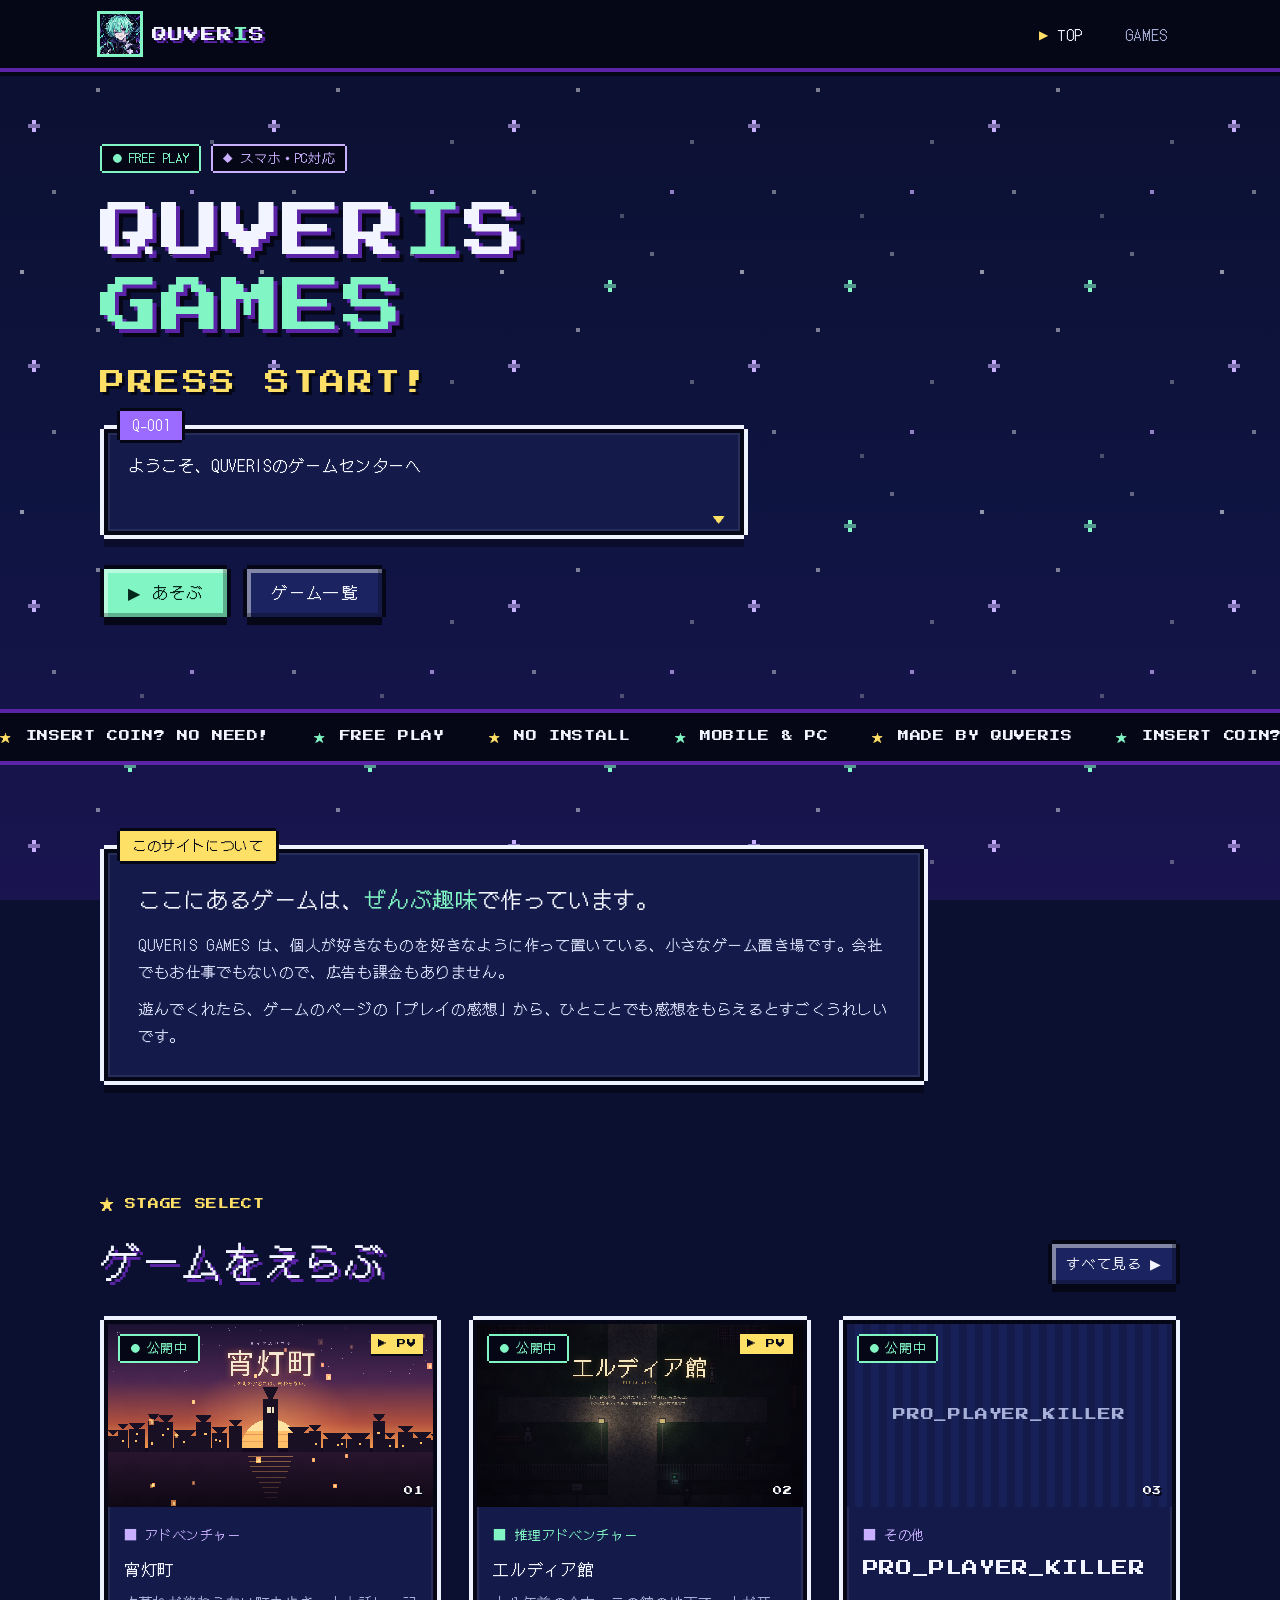
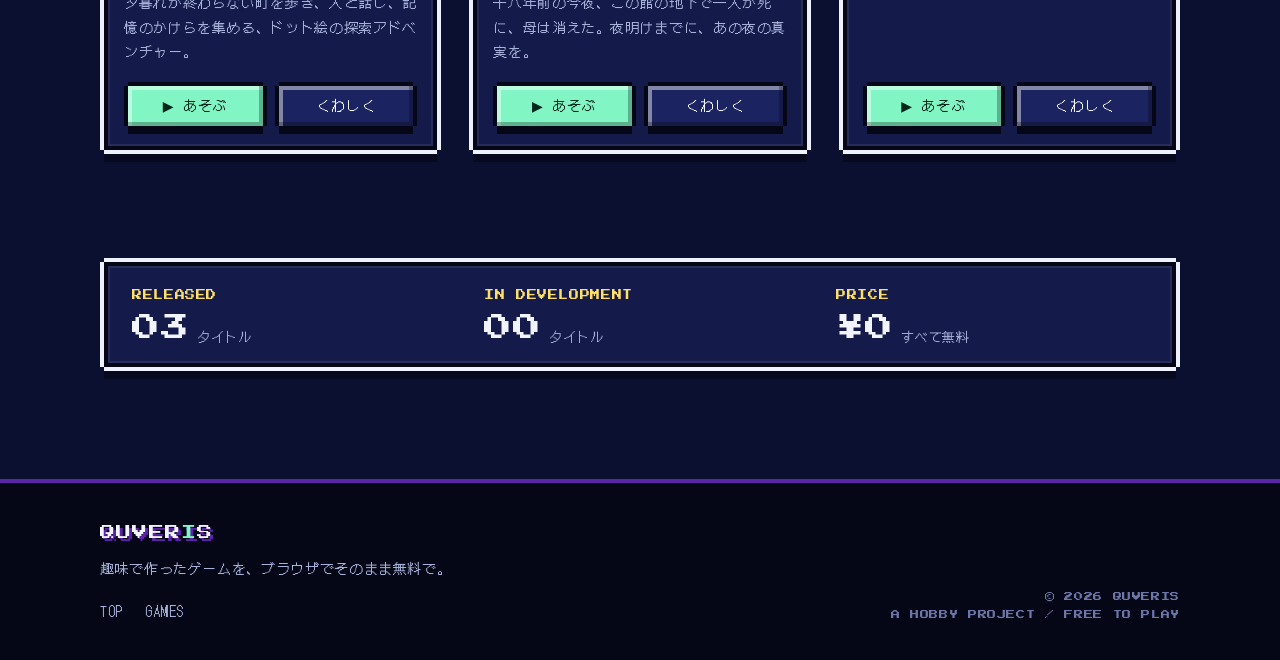
<file: index.html>
<!doctype html>
<html lang="ja">
<head>
<meta charset="utf-8">
<meta name="viewport" content="width=device-width, initial-scale=1, viewport-fit=cover">
<title>QUVERIS GAMES | 無料で遊べる公式ゲームポータル</title>
<meta name="description" content="QUVERIS が趣味で作っているドット絵ゲームを、スマートフォン・PCのブラウザで無料で遊べるゲームサイト。">
<meta name="theme-color" content="#0b1030">
<meta property="og:type" content="website">
<meta property="og:site_name" content="QUVERIS">
<meta property="og:title" content="QUVERIS GAMES | 無料で遊べる公式ゲームポータル">
<meta property="og:description" content="QUVERIS が趣味で作っているドット絵ゲームを、スマートフォン・PCのブラウザで無料で遊べるゲームサイト。">
<meta property="og:image" content="assets/img/ogp.jpg">
<meta name="twitter:card" content="summary_large_image">
<link rel="icon" href="assets/img/favicon.png" type="image/png">
<link rel="apple-touch-icon" href="assets/img/apple-touch-icon.png">
<link rel="preconnect" href="https://fonts.googleapis.com">
<link rel="preconnect" href="https://fonts.gstatic.com" crossorigin>
<link rel="stylesheet" href="https://fonts.googleapis.com/css2?family=DotGothic16&family=Press+Start+2P&display=swap">
<link rel="stylesheet" href="assets/css/style.css?v=15">
<script src="assets/js/app.js?v=15" defer></script>
</head>
<body data-page="home">
<a class="skip-link" href="#main">本文へスキップ</a>
<header data-site-header class="site-header"></header>
<main id="main">

<section class="hero">
  <div class="wrap hero__grid">
    <div>
      <div class="hero__meta"><span class="status status--released">FREE PLAY</span><span class="status status--development">スマホ・PC対応</span></div>
      <h1 class="h-display hero__title">
        <span class="ln">QUVER<span style="color:var(--mint)">I</span>S</span>
        <span class="ln ln--mint">GAMES</span>
        <span class="ln ln--sub">PRESS START!</span>
      </h1>
      <div class="dialog">
        <span class="dialog__name">Q-001</span>
        <p data-typewriter>ようこそ、QUVERISのゲームセンターへ！ ここのゲームはぜんぶ無料。スマホでもPCでも、すぐに遊べるよ。</p>
        <span class="dialog__next" aria-hidden="true">▼</span>
      </div>
      <div class="hero__cta">
        <a class="btn btn--start" href="games.html" data-latest>あそぶ</a>
        <a class="btn btn--ghost" href="games.html">ゲーム一覧</a>
      </div>
    </div>
    <div class="hero__visual">
      <span class="hero__stars" aria-hidden="true">✦</span>
      <div class="hero__frame"><div class="hero__frame-inner">
        <picture>
          <source srcset="assets/img/mascot-640.webp 640w, assets/img/mascot-1024.webp 1024w" sizes="(max-width: 860px) 90vw, 540px" type="image/webp">
          <img src="assets/img/mascot-640.jpg" alt="QUVERIS 公式マスコット" width="640" height="640" fetchpriority="high" data-fallback="QUVERIS">
        </picture>
      </div></div>
      <span class="hero__badge">PLAYER 1</span>
    </div>
  </div>
  <div class="ticker" aria-hidden="true"><div class="ticker__track">
    <span>INSERT COIN? NO NEED!</span><span>FREE PLAY</span><span>NO INSTALL</span><span>MOBILE & PC</span><span>MADE BY QUVERIS</span>
    <span>INSERT COIN? NO NEED!</span><span>FREE PLAY</span><span>NO INSTALL</span><span>MOBILE & PC</span><span>MADE BY QUVERIS</span>
  </div></div>
</section>

<section class="section" style="padding-top:clamp(48px,7vw,80px)">
  <div class="wrap">
    <div class="pxwin hobby reveal">
      <span class="hobby__tag">このサイトについて</span>
      <p class="hobby__lead">ここにあるゲームは、<em>ぜんぶ趣味</em>で作っています。</p>
      <p>QUVERIS GAMES は、個人が好きなものを好きなように作って置いている、小さなゲーム置き場です。会社でもお仕事でもないので、広告も課金もありません。</p>
      <p>遊んでくれたら、ゲームのページの「プレイの感想」から、ひとことでも感想をもらえるとすごくうれしいです。</p>
    </div>
  </div>
</section>

<section class="section">
  <div class="wrap">
    <div class="section__head">
      <div><span class="eyebrow">STAGE SELECT</span><h2 class="section__title jp">ゲームをえらぶ</h2></div>
      <a class="btn btn--ghost btn--sm" href="games.html">すべて見る ▶</a>
    </div>
    <div class="game-grid" data-featured><div class="notice"><strong>LOADING</strong>ゲーム情報を読み込んでいます</div></div>
  </div>
</section>

<section class="section">
  <div class="wrap">
    <dl class="stats reveal" data-stats></dl>
  </div>
</section>

</main>
<footer data-site-footer class="site-footer"></footer>
<noscript><p style="text-align:center;padding:20px">このサイトの表示には JavaScript を有効にしてください。</p></noscript>
</body>
</html>
</file>
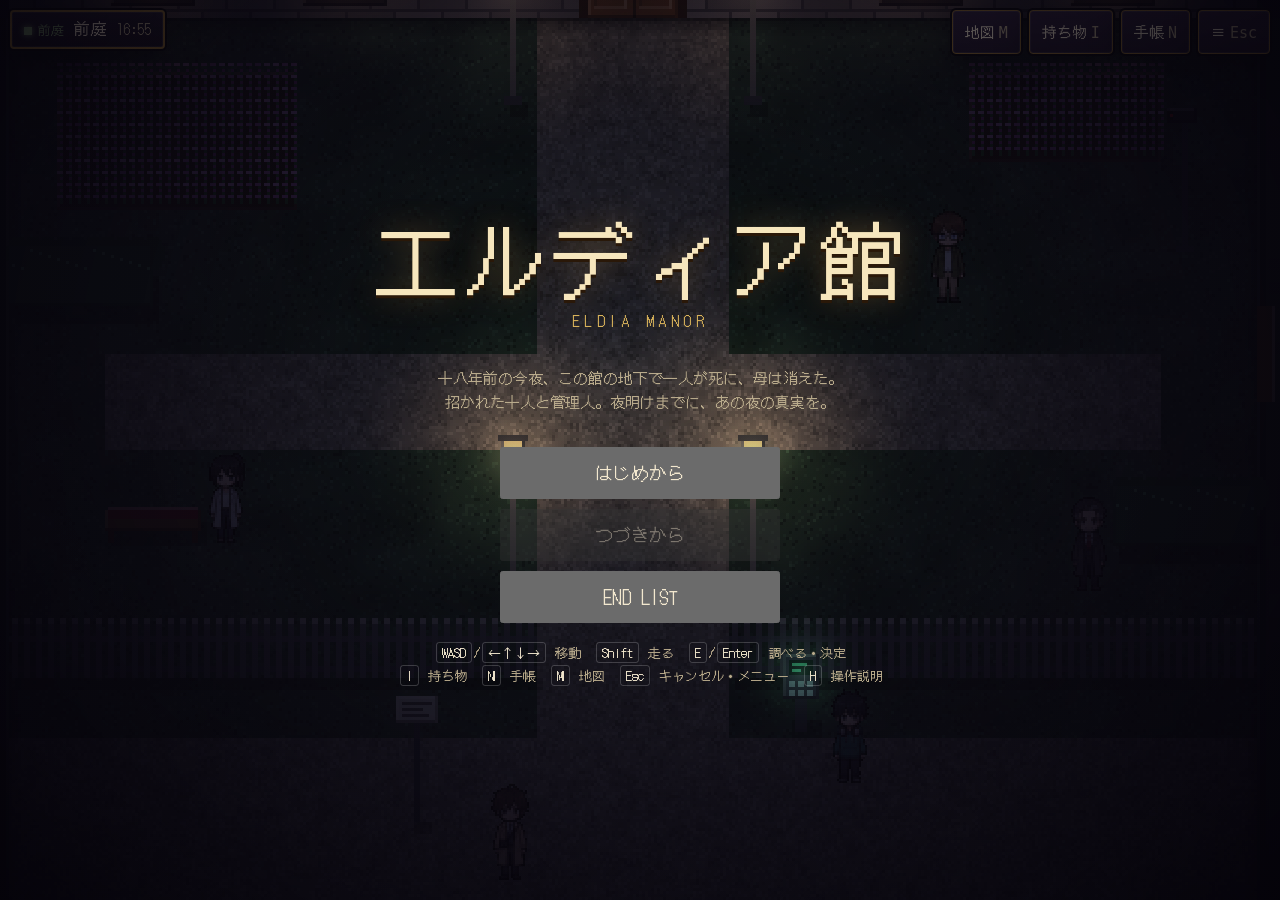
<file: games/game-mwiahbjs/index.html>
<!DOCTYPE html>
<html lang="ja">
<head>
<meta charset="utf-8">
<meta name="viewport" content="width=device-width,initial-scale=1,maximum-scale=1,user-scalable=no,viewport-fit=cover">
<title>エルディア館</title>
<link rel="preconnect" href="https://fonts.googleapis.com">
<link rel="preconnect" href="https://fonts.gstatic.com" crossorigin>
<link href="https://fonts.googleapis.com/css2?family=DotGothic16&display=swap" rel="stylesheet">
<style>
/* VOICE: 静かで不穏な、夜の洋館。 IDEA: 古い館の真鍮のプレートと羊皮紙の手帳。
   PICTURE: ゲーム画面そのもの。 COLOUR: 墨紫の夜 / 真鍮金 / 蝋燭の橙。
   TYPE: DotGothic16 一書体。 LAYOUT: 全画面キャンバス＋縁取りUI */
:root{color-scheme:dark;--ink:#f3e8cf;--dim:#b9ab8c;--gold:#d8b25a;--gold2:#8c6a2a;--night:#0b0812;--panel:#16101ecc;
  --st:env(safe-area-inset-top,0px);--sb:env(safe-area-inset-bottom,0px);--sl:env(safe-area-inset-left,0px);--sr:env(safe-area-inset-right,0px)}
*{box-sizing:border-box;min-width:0}
html,body{margin:0;height:100%;background:var(--night);color:var(--ink);overflow:hidden;
  font:16px/1.6 "DotGothic16","Hiragino Kaku Gothic ProN","Yu Gothic",sans-serif;-webkit-user-select:none;user-select:none;-webkit-tap-highlight-color:transparent}
#game{position:fixed;left:0;top:0;image-rendering:pixelated;image-rendering:crisp-edges;touch-action:none;display:block}
button{font:inherit;color:inherit;cursor:pointer}
button:focus-visible{outline:2px solid var(--gold);outline-offset:2px}
.frame{background:linear-gradient(#1c1426f0,#120c18f0);border:2px solid var(--gold2);box-shadow:0 0 0 2px #000,inset 0 0 0 1px #ffffff14,0 10px 30px #000a;border-radius:4px}

/* HUD */
#hud{position:fixed;left:calc(10px + var(--sl));top:calc(10px + var(--st));display:flex;flex-direction:column;gap:6px;align-items:flex-start;pointer-events:none;z-index:5;max-width:calc(100vw - 330px - var(--sl) - var(--sr))}
#hud .plate{max-width:100%;min-width:0;flex-wrap:wrap;row-gap:0}
#hudObj{display:none;padding:5px 12px 6px;font-size:14px;line-height:1.45;max-width:100%;color:#f6e7b8;background:rgba(24,18,30,.88)}
#hudObj.show{display:block}#hudObj::before{content:"目的　";color:var(--gold);font-size:12px}
#hudObj.pulse{animation:objp 1.4s ease}@keyframes objp{0%{box-shadow:0 0 0 #e8c87800}30%{box-shadow:0 0 14px #e8c878aa}100%{box-shadow:0 0 0 #e8c87800}}
#dlgName{display:none;position:absolute;top:-15px;left:62px;padding:2px 12px;font-size:14px;color:#1a1420;background:#e8c878;border-radius:4px;letter-spacing:.05em}
#dlgName.show{display:block}#dlgName.right{left:auto;right:62px}
/* 会話の顔：会話枠の上（枠の外）に置き、文字に重ならないようにする */
.vn{display:none;position:absolute;bottom:calc(100% + 14px);width:136px;height:136px;image-rendering:auto;pointer-events:none;transition:filter .2s,transform .2s;filter:drop-shadow(0 4px 10px #000c);transform-origin:bottom center}
.vn.show{display:block}.vn.dim{filter:brightness(.45) drop-shadow(0 4px 10px #000c);transform:scale(.92)}
#vnL{left:6px}#vnR{right:6px}
@media (pointer:coarse){.vn{width:84px;height:84px;bottom:calc(100% + 12px)}}
@media (max-height:430px){.vn{width:72px;height:72px}}
#dlgFace{display:none;position:absolute;left:10px;top:-46px;width:50px;height:45px;image-rendering:pixelated;background:#1a1420;border:2px solid #e8c878;border-radius:6px}
#dlgFace.show{display:block}
#hud .plate{padding:4px 12px 5px;display:flex;gap:10px;align-items:baseline}
#hudArea{font-size:13px;color:var(--ac,var(--gold));white-space:nowrap}
#hudArea::before{content:"";display:inline-block;width:8px;height:8px;margin-right:6px;background:var(--ac,var(--gold));box-shadow:0 0 6px var(--ac)}
#hudRoom{font-size:16px;white-space:nowrap;overflow:hidden;text-overflow:ellipsis;min-width:0}
#hudTime{font-size:14px;color:var(--dim);white-space:nowrap;font-variant-numeric:tabular-nums}
#hudBtns{position:fixed;right:calc(10px + var(--sr));top:calc(10px + var(--st));display:flex;gap:8px;z-index:5}
#hudBtns button{min-width:48px;height:44px;padding:0 12px;font-size:15px}
#hudBtns kbd{font:12px inherit;color:var(--dim);margin-left:4px}

/* タッチ操作：左下の固定スティック／右側のボタン */
#stick{position:fixed;left:calc(18px + var(--sl));bottom:calc(18px + var(--sb));width:128px;height:128px;border-radius:50%;z-index:6;display:none;touch-action:none;
  background:radial-gradient(circle,#0000 0 52%,#d8b25a22 53% 55%,#0000 56%),radial-gradient(circle,#1c1226aa,#0b0812cc);border:2px solid #d8b25a66;box-shadow:0 0 0 2px #000a}
#stick::before,#stick::after{content:"";position:absolute;left:50%;top:50%;width:6px;height:6px;margin:-3px;border-top:2px solid #d8b25a88;border-left:2px solid #d8b25a88}
#stick::before{transform:translateY(-50px) rotate(45deg)}#stick::after{transform:translateY(50px) rotate(225deg)}
#stickKnob{position:absolute;left:50%;top:50%;width:56px;height:56px;margin:-28px;border-radius:50%;pointer-events:none;
  background:radial-gradient(circle at 40% 35%,#6a4c86,#2a1c38);border:2px solid var(--gold);box-shadow:0 4px 10px #000c;transition:transform .08s}
#stick.act #stickKnob{transition:none;background:radial-gradient(circle at 40% 35%,#8a66aa,#3a2850)}
#pad{position:fixed;right:calc(14px + var(--sr));bottom:calc(14px + var(--sb));width:168px;height:150px;z-index:6;display:none}
#pad button{position:absolute;border-radius:50%;border:2px solid var(--gold2);background:radial-gradient(circle at 40% 35%,#3a2850,#160e1e);box-shadow:0 0 0 2px #000,0 5px 12px #000b;font-size:14px;padding:0;touch-action:none}
#pad button:active:not(:disabled){transform:scale(.93);background:#5a3c72}
#pad button:disabled{opacity:.35}
#btnA{right:0;bottom:34px;width:84px;height:84px;font-size:17px;border-width:3px!important;border-color:var(--gold)!important}
#btnA.hot{box-shadow:0 0 0 2px #000,0 0 0 5px #d8b25a55,0 0 18px #ffd76088;animation:hot 1.2s infinite}
@keyframes hot{50%{box-shadow:0 0 0 2px #000,0 0 0 8px #d8b25a22,0 0 24px #ffd760aa}}
#btnOk{right:92px;bottom:0;width:62px;height:62px}
#btnCancel{right:96px;bottom:84px;width:56px;height:56px;font-size:12px!important}
@media (pointer:coarse){#stick,#pad{display:block}#hudBtns kbd{display:none}.pc{display:none}}
/* 画面（持ち物・手帳など）を開いている間は操作部を隠す（閉じるは各画面の✕／Esc） */
body[data-mode=overlay] #stick,body[data-mode=overlay] #pad,body[data-mode=title] #stick,body[data-mode=title] #pad,body[data-mode=naming] #stick,body[data-mode=naming] #pad,body[data-mode=ending] #stick,body[data-mode=ending] #pad{visibility:hidden}
@media (pointer:fine){.sp{display:none}}
/* 使用中のアイテム */
#armed{position:fixed;left:50%;top:calc(62px + var(--st));transform:translateX(-50%);z-index:6;padding:6px 14px;font-size:14px;color:#ffe7a0;display:none;max-width:calc(100% - 24px);text-align:center}
#armed.show{display:block}
/* 重要アイテム入手演出 */
#reveal{position:fixed;inset:0;z-index:8;display:none;flex-direction:column;align-items:center;justify-content:center;gap:10px;pointer-events:none}
#reveal.show{display:flex;animation:rev 2.6s ease forwards}
#reveal::before{content:"";position:absolute;inset:0;background:radial-gradient(circle at 50% 42%,#ffe0a055 0,#0000 40%)}
#revealArt{position:relative;filter:drop-shadow(0 0 18px #ffd760aa);animation:spin 2.6s ease}
#revealArt canvas{image-rendering:pixelated;width:min(160px,30vh);height:min(160px,30vh)}
#revealName{position:relative;font-size:22px;color:#fff3c8;text-shadow:0 2px 0 #000,0 0 14px #000}
@keyframes rev{0%{opacity:0}12%,78%{opacity:1}100%{opacity:0}}
@keyframes spin{0%{transform:scale(.4) rotate(-20deg)}25%{transform:scale(1.08)}35%,100%{transform:scale(1)}}

/* 会話 */
#dialog{position:fixed;left:50%;bottom:calc(14px + var(--sb));transform:translateX(-50%) translateY(16px);width:min(760px,calc(100% - 24px));
  min-height:96px;padding:16px 22px 18px;font-size:18px;z-index:7;opacity:0;pointer-events:none;transition:.18s}
#dialog.show{opacity:1;transform:translateX(-50%);pointer-events:auto}
/* タッチ（横持ち）：スティックとボタンの間に会話枠 */
@media (pointer:coarse){#dialog{left:calc(158px + var(--sl));width:auto;right:calc(190px + var(--sr));transform:none;bottom:calc(10px + var(--sb));min-height:84px}#dialog.show{transform:none}}
/* タッチ（縦持ち）：操作部の上に会話枠 */
@media (pointer:coarse) and (orientation:portrait){#dialog{left:calc(10px + var(--sl));right:calc(10px + var(--sr));bottom:calc(176px + var(--sb))}}
#dlgText{white-space:pre-wrap;line-height:1.7;text-wrap:pretty}
#dlgText.get{color:#ffe7a0;display:flex;align-items:center;gap:10px}
#dlgText .ico{width:32px;height:32px;image-rendering:pixelated;filter:drop-shadow(0 0 6px #ffd76088)}
#dlgMore{position:absolute;right:16px;bottom:8px;color:var(--gold);animation:bob 1s infinite}
@keyframes bob{50%{transform:translateY(3px)}}

/* バナー・トースト */
#banner{position:fixed;left:50%;top:22%;transform:translateX(-50%);text-align:center;pointer-events:none;opacity:0;z-index:4;text-shadow:0 2px 0 #000,0 0 18px #000;padding:10px 48px 12px;background:linear-gradient(90deg,transparent,#08060ce6 18%,#08060ce6 82%,transparent);border-top:1px solid #c9a35a55;border-bottom:1px solid #c9a35a55;white-space:nowrap}
#banner small{display:block;font-size:14px;color:var(--gold)}
#banner b{display:block;font-size:clamp(26px,5vw,40px);font-weight:400;line-height:1.1}
#banner i{display:block;font-style:normal;font-size:13px;color:var(--dim);margin-top:4px}
#banner.show{animation:ban 2.8s ease forwards}
@keyframes ban{0%{opacity:0;transform:translate(-50%,8px)}15%,70%{opacity:1;transform:translate(-50%,0)}100%{opacity:0}}
#toast{position:fixed;left:50%;top:calc(64px + var(--st));transform:translateX(-50%);padding:8px 16px;opacity:0;z-index:9;pointer-events:none}
#toast.show{animation:ban 2.2s forwards}
#fxOv{position:fixed;inset:0;pointer-events:none;opacity:0;z-index:40}
#deathScene{position:fixed;inset:0;z-index:59;background:#000;display:none;flex-direction:column;align-items:center;justify-content:center;gap:14px;cursor:pointer;transition:opacity .5s}
#deathScene.show{display:flex}#deathScene.fade{opacity:0}
#dsCanvas{width:min(100vw,calc((100vh - 90px) * 16 / 9));aspect-ratio:16/9;image-rendering:pixelated;border-top:1px solid #3a1010;border-bottom:1px solid #3a1010}
#dsCap{margin:0;min-height:1.8em;color:#e8e0d4;font-size:clamp(14px,2.2vw,18px);letter-spacing:.08em;text-align:center;padding:0 16px}
#dsCap.in{animation:opin 1.2s ease both}
#opening{background:#000;z-index:58;display:none;align-items:center;justify-content:center;flex-direction:column;cursor:pointer;transition:opacity .9s}
#opening.show{display:flex;opacity:1}#opening.fade{opacity:0}#opening.short{background:#000}
.oprain{position:absolute;inset:0;pointer-events:none;opacity:.35;background:repeating-linear-gradient(105deg,transparent 0 22px,#9ab4d055 22px 23px,transparent 23px 47px);background-size:200px 200px;animation:oprain .45s linear infinite}
#opening.short .oprain{display:none}
@keyframes oprain{to{background-position:-40px 200px}}
#opLines{position:relative;width:min(640px,88vw);min-height:40vh;display:flex;flex-direction:column;justify-content:flex-end;gap:14px}
#opLines p{margin:0;color:#e8e2d6;font-size:clamp(15px,2.2vw,19px);line-height:1.9;letter-spacing:.06em;animation:opin 1.6s ease both;text-shadow:0 0 12px #000}
#opLines p.old{opacity:.32;transition:opacity 1.2s}
@keyframes opin{from{opacity:0;transform:translateY(8px);filter:blur(3px)}to{opacity:1;transform:none;filter:none}}
#opLines:empty{display:none}
#opTitle{display:none;text-align:center;position:relative;margin-bottom:8vh}
#opTitle.show{display:block;animation:optitle 3.4s ease both}
#opNo{display:block;color:#c9a35a;letter-spacing:.6em;font-size:clamp(13px,1.8vw,16px);margin-bottom:10px}
#opName{margin:0;color:#f3ead8;font-size:clamp(30px,6vw,54px);letter-spacing:.25em;font-weight:600;text-shadow:0 0 24px #c9a35a55}
#opTitle i{display:block;width:0;height:1px;margin:16px auto;background:linear-gradient(90deg,transparent,#c9a35a,transparent);animation:opline 2s .6s ease forwards}
#opSub{color:#a89a8c;font-size:13px;letter-spacing:.15em;margin:0}
@keyframes optitle{0%{opacity:0;letter-spacing:.6em;filter:blur(6px)}30%{opacity:1;filter:none}85%{opacity:1}100%{opacity:.9}}
@keyframes opline{to{width:min(420px,70vw)}}
#opSkip{position:absolute;right:calc(14px + var(--sr,0px));top:calc(14px + var(--st,0px));min-height:40px;background:#1a1420cc;color:#c9b9a0;border:1px solid #5a4a3a;border-radius:4px;padding:6px 14px;cursor:pointer}
.ophint{position:absolute;left:50%;bottom:calc(20px + var(--sb,0px));white-space:nowrap;transform:translateX(-50%);color:#6a6058;font-size:12px;letter-spacing:.2em}
#opening.short .ophint{display:none}
#deathCard{position:fixed;left:50%;top:22%;transform:translateX(-50%);width:max-content;max-width:94vw;box-sizing:border-box;display:flex;gap:18px;align-items:center;padding:18px 26px;background:linear-gradient(90deg,#000000ee,#1a0a0aee,#000000ee);border-top:1px solid #8a2a2a;border-bottom:1px solid #8a2a2a;opacity:0;pointer-events:none;z-index:45;color:#eee}
#deathCard.show{animation:dcard 4.2s ease forwards}
#deathCard canvas{width:112px;height:112px;image-rendering:auto;filter:grayscale(1) brightness(.85) contrast(1.1);background:#0c0a10;border:1px solid #6a2a2a;border-radius:4px}
#deathCard b{display:block;white-space:nowrap;font-size:26px;letter-spacing:.1em}#deathCard span{display:block;color:#d05050;letter-spacing:.6em;font-size:14px;margin:4px 0}#deathCard i{white-space:nowrap;font-style:normal;color:#bbb;font-size:13px}
@keyframes dcard{0%{opacity:0;transform:translateX(-50%) scale(1.06)}12%{opacity:1;transform:translateX(-50%) scale(1)}80%{opacity:1}100%{opacity:0}}
body.shake #game,body.shake canvas#game{animation:shk .5s linear 2}
@keyframes shk{0%,100%{transform:translate(0)}20%{transform:translate(5px,-3px)}40%{transform:translate(-6px,2px)}60%{transform:translate(4px,4px)}80%{transform:translate(-3px,-4px)}}
#deadEnd{background:radial-gradient(circle,#2a0000e8,#000000f8);z-index:60}
.deadbox{text-align:center;color:#eee;animation:dfade 2.2s ease}
.deadbox canvas{width:150px;height:150px;image-rendering:auto;filter:grayscale(1) brightness(.75);background:#0c0a10;border:1px solid #6a2a2a;border-radius:4px}
#deadEnd .deadbox h2{font-size:44px;letter-spacing:.3em;color:#c03030;margin:10px 0 6px;text-shadow:0 0 18px #f00a}
#deadEnd .deadbox p{color:#ccc;max-width:520px;margin:0 auto 18px;line-height:1.8}
.deadacts{display:flex;gap:10px;justify-content:center;flex-wrap:wrap}.deadacts button{min-height:46px;min-width:180px}
@keyframes dfade{0%{opacity:0;filter:blur(6px)}100%{opacity:1;filter:none}}
#fxOv.show{animation:fxa 3.2s ease forwards}
#fxOv.fx-gas{background:radial-gradient(circle,#f4f4f4dd,#cfd6dcf0)}
#fxOv.fx-tea{background:#000;animation:fxb 3.2s ease forwards}
#fxOv.fx-bell{background:#000;animation:fxc 3.2s ease forwards}
#fxOv.fx-fire{background:radial-gradient(circle,#ff6a2066,#5a0a00ee)}
#fxOv.fx-flash{background:#fff}
#fxOv.fx-dark{background:#000}
#fxOv.fx-quake{background:#20101088;animation:fxq 1.2s linear 3}
@keyframes fxa{0%{opacity:0}15%{opacity:1}70%{opacity:1}100%{opacity:0}}
@keyframes fxb{0%{opacity:0}40%{opacity:.25}55%{opacity:.9}100%{opacity:0}}
@keyframes fxc{0%{opacity:0}8%{opacity:.6}12%{opacity:0}20%{opacity:.95}85%{opacity:.95}100%{opacity:0}}
@keyframes fxq{0%,100%{opacity:.6;transform:translate(0)}25%{transform:translate(6px,-4px)}50%{transform:translate(-5px,3px)}75%{transform:translate(4px,5px)}}
.codebox{min-width:280px;text-align:center}.codebox p{margin:6px 0;color:var(--dim)}
#codeDigits{display:flex;gap:10px;justify-content:center;margin:12px 0}
.cdig{display:flex;flex-direction:column;align-items:center;gap:4px;border:1px solid #6a5a40;border-radius:8px;padding:4px}
.cdig.on{border-color:#e8c878;box-shadow:0 0 8px #e8c87866}
.cdig b{font-size:34px;font-variant-numeric:tabular-nums;width:40px}
.cdig button{width:44px;height:36px;font-size:14px}
.codeacts{display:flex;gap:10px;justify-content:center}.codeacts button{min-width:110px;min-height:44px}
.codehint{font-size:12px}
#chEnd{background:#000000e6}
.chend{text-align:center;color:#f0e6d0;max-width:520px}
.chend .chk{letter-spacing:.4em;font-size:12px;color:#c9a24a}
.chend h2{font-size:28px;margin:8px 0 14px}.chend p{line-height:1.8}
#chEndNext{color:#a89a8c;font-size:13px}.chend button{margin-top:18px;min-width:160px;min-height:44px}
.ppl{display:flex;gap:10px;align-items:center;padding:8px;border-bottom:1px solid #ffffff14}
.ppl canvas{width:32px;height:48px;object-fit:contain;image-rendering:pixelated;flex:none}
.ppl b{display:block}.ppl span{font-size:12px;color:var(--dim)}
.ppl>div{flex:1;min-width:0}.ppl .tr{flex:none;white-space:nowrap;color:#e8c878;font-size:12px;letter-spacing:0}
.unity{padding:6px 8px;color:#e8c878}
#toast{white-space:nowrap;max-width:calc(100% - 24px);overflow:hidden;text-overflow:ellipsis}

/* オーバーレイ */
.ov{position:fixed;inset:0;display:none;z-index:10;background:#05030acc;padding:calc(16px + var(--st)) calc(16px + var(--sr)) calc(16px + var(--sb)) calc(16px + var(--sl))}
.ov.show{display:flex;align-items:center;justify-content:center}
.ov .frame{width:min(980px,100%);max-height:100%;display:flex;flex-direction:column;padding:16px 18px}
.ov header{display:flex;align-items:center;gap:12px;margin-bottom:10px}
.ov h2{margin:0;font-size:22px;font-weight:400;color:var(--gold);flex:1}
.ov .x{width:44px;height:44px;border:1px solid var(--gold2);background:#0006;border-radius:4px;font-size:18px}
.btn,.ov button:not(.x){background:linear-gradient(#2a1e36,#1a1222);border:1px solid var(--gold2);border-radius:4px;min-height:44px;padding:6px 14px}
.btn:hover,.ov button:not(.x):not(:disabled):hover{border-color:var(--gold);background:#352645}
button:disabled{opacity:.4;cursor:default}
#mapOv .frame{height:100%}
#mapTabs{display:flex;gap:6px;flex-wrap:wrap}
#mapTabs button{min-width:64px}
#mapTabs button.on{border-color:var(--gold);background:#4a3418;color:#fff3c8}
#mapWrap{flex:1;position:relative;min-height:240px;margin-top:10px;border:1px solid #ffffff18;border-radius:4px;
  background:repeating-linear-gradient(0deg,#ffffff06 0 1px,transparent 1px 16px),repeating-linear-gradient(90deg,#ffffff06 0 1px,transparent 1px 16px),#0e0a14}
#mapCv{position:absolute;inset:0}
#mapFoot{display:flex;justify-content:space-between;flex-wrap:wrap;gap:6px 16px;margin-top:8px;font-size:13px;color:var(--dim)}
.lg i{display:inline-block;width:10px;height:10px;margin:0 4px 0 10px;vertical-align:-1px}
/* 持ち物：横画面に最適化（左グリッド＋右詳細）、縦画面は上下 */
#invOv .frame,#noteOv .frame{height:100%}
.tabs{display:flex;gap:6px;overflow-x:auto;flex:none;padding-bottom:2px;scrollbar-width:thin}
.tabs button{flex:none;min-width:64px;font-size:14px;white-space:nowrap;position:relative}
.tabs button small{color:var(--dim);font-size:11px;margin-left:2px}
.tabs button.on{border-color:var(--gold);background:#4a3418;color:#fff3c8}
.tabs button.new::after,.cell.new::after{content:"";position:absolute;right:4px;top:4px;width:8px;height:8px;border-radius:50%;background:#ff6a50;box-shadow:0 0 6px #ff6a50}
#invMain{flex:1;min-height:0;display:grid;grid-template-columns:minmax(0,1.1fr) minmax(0,1fr);gap:12px;margin-top:10px}
#invGrid{overflow:auto;display:grid;grid-template-columns:repeat(auto-fill,minmax(76px,1fr));grid-auto-rows:max-content;gap:8px;align-content:start;padding:2px}
.cell{position:relative;aspect-ratio:1;padding:4px!important;display:flex;flex-direction:column;align-items:center;justify-content:center;gap:2px;font-size:11px!important;line-height:1.2;color:var(--dim)}
.cell .iart{width:44px!important;height:44px!important}
.cell.on{border-color:var(--gold)!important;background:#3a2a1a!important;color:#fff3c8}
.cell.from{outline:2px dashed #ffb070;outline-offset:1px}
.cell.used{opacity:.55}
.iart{image-rendering:pixelated}
#invDetail{overflow:auto;border:1px solid #ffffff18;border-radius:4px;padding:12px;background:#0003;display:flex;flex-direction:column;gap:8px}
#invDetail .big{width:112px!important;height:112px!important;align-self:center;filter:drop-shadow(0 0 10px #0008)}
.dtext h3{margin:0;font-weight:400;color:#ffe7a0;font-size:18px}
.dtext h3 em{font-style:normal;font-size:11px;border:1px solid var(--gold);color:var(--gold);padding:0 5px;border-radius:3px;margin-left:6px;vertical-align:2px}
.dtext h3 em.u{border-color:#888;color:#aaa}
.dtext p{margin:4px 0 0;font-size:14px;line-height:1.7;text-wrap:pretty;overflow-wrap:anywhere}
.dtext .found{color:var(--dim);font-size:13px}
.rel{display:flex;flex-wrap:wrap;gap:6px;align-items:center;font-size:13px}
.rel b{font-weight:400;color:var(--dim);width:100%}
.link{min-height:36px!important;font-size:13px;padding:2px 10px!important;border-style:dashed!important}
.acts{display:flex;gap:8px;flex-wrap:wrap;margin-top:auto;position:sticky;bottom:-12px;padding:8px 0 4px;background:linear-gradient(#0000,#140e1a 30%)}
.dtext dl{display:grid;grid-template-columns:auto 1fr;gap:2px 10px;margin:6px 0 0;font-size:13px}.dtext dt{color:var(--dim)}.dtext dd{margin:0}
.dtext h4,.dtext b{font-weight:400;color:var(--dim);font-size:13px;margin:6px 0 0}
.acts button{flex:1;min-width:90px}
.acts .pri{border-color:var(--gold)!important;background:#4a3418!important;color:#fff3c8}
#invHint{min-height:20px;margin-top:6px;font-size:13px;color:#ffb070}
@media (orientation:portrait){#invMain{grid-template-columns:1fr;grid-template-rows:minmax(110px,.8fr) minmax(0,1.2fr)}#invDetail .big{width:80px!important;height:80px!important}}
@media (max-height:420px){.ov{padding-top:calc(8px + var(--st));padding-bottom:calc(8px + var(--sb))}.ov .frame{padding:10px 12px}.ov header{margin-bottom:6px}.ov h2{font-size:18px}#invDetail{display:block}#invDetail .big{width:64px!important;height:64px!important;float:left;margin:0 10px 4px 0}.dtext p{font-size:13px}.acts{clear:both}.acts button{min-height:40px}}
/* 拡大調査 */
#exOv{z-index:12;background:#05030af4}
#exOv .frame{height:100%;width:min(900px,100%)}
#exCount{color:var(--gold);font-size:14px;white-space:nowrap}
#exBody{flex:1;min-height:0;display:grid;grid-template-columns:minmax(0,1fr) 220px;gap:12px}
#exWrap{position:relative;min-height:160px;border:1px solid #ffffff18;border-radius:4px;background:radial-gradient(circle,#2a2030,#0b0812);overflow:hidden;touch-action:none}
#exCv{position:absolute;inset:0;width:100%;height:100%;touch-action:none;cursor:crosshair}
#exSidebar{display:flex;flex-direction:column;gap:8px;min-height:0}
#exCtl{display:grid;grid-template-columns:1fr 1fr;gap:6px}
#exCtl button{font-size:14px;padding:4px 6px!important}
#exCtl #exSide,#exCtl #exLight{grid-column:span 2}
#exLight.on{border-color:#ffe08a!important;background:#5a4a20!important;color:#fff3c8}
#exZoom{display:flex;align-items:center;justify-content:center;color:var(--dim);font-size:13px;grid-column:span 2}
#exCap{flex:1;overflow:auto;font-size:14px;line-height:1.7;background:#0004;border-radius:4px;padding:8px 10px;text-wrap:pretty;overflow-wrap:anywhere}
@media (orientation:portrait){#exBody{grid-template-columns:1fr;grid-template-rows:minmax(0,1fr) auto}#exCtl{grid-template-columns:repeat(4,1fr)}#exCtl #exSide,#exCtl #exLight{grid-column:span 2}#exZoom{grid-column:span 4}#exCap{max-height:7.5em}}
/* 推理手帳 */
#noteBody{flex:1;overflow:auto;margin-top:10px;display:flex;flex-direction:column;gap:8px;padding-right:4px}
#noteBody h4{margin:8px 0 0;font-weight:400;color:var(--gold);font-size:15px;border-bottom:1px solid #d8b25a44;padding-bottom:2px}
.nent,.nrowi{position:relative;border:1px solid #ffffff18;border-radius:4px;background:#0003;padding:8px 12px}
.nent.new,.nrowi.new{border-color:#ff8a6a}
.nent.new::before,.nrowi.new::before{content:"NEW";position:absolute;right:8px;top:-8px;font-size:10px;background:#ff6a50;color:#fff;padding:0 4px;border-radius:2px}
.nent.focus{box-shadow:0 0 0 2px var(--gold)}
.nent b,.nrowi b{font-weight:400;color:#ffe7a0}
.nent p{margin:4px 0 0;font-size:14px;line-height:1.7;text-wrap:pretty;overflow-wrap:anywhere}
.nent .time{color:var(--gold);font-variant-numeric:tabular-nums;margin-right:8px;font-size:14px}
.nent .who{color:var(--dim);font-size:13px;margin-left:8px}
.nent .sv{display:inline-block;margin-top:4px;font-size:11px;border:1px solid #7fd08a;color:#9fe0a8;padding:0 5px;border-radius:3px}
.nent .chp{float:right;margin-top:4px;font-size:11px;color:var(--dim)}
.nrowi{display:flex;gap:10px;align-items:center}
.nrowi>div{flex:1}.nrowi span{display:block;font-size:13px;color:var(--dim)}
.nrowi em.u{font-style:normal;font-size:11px;color:#aaa;border:1px solid #888;padding:0 4px;border-radius:3px;margin-left:4px}
/* 操作説明 */
#helpOv .frame{width:min(720px,100%)}
#helpBody{overflow:auto;display:grid;grid-template-columns:1fr 1fr;gap:12px 20px;font-size:14px}
#helpBody h3{margin:0 0 4px;font-weight:400;color:var(--gold);font-size:16px}
#helpBody table{border-collapse:collapse;width:100%}
#helpBody td{padding:4px 0;border-bottom:1px solid #ffffff12;vertical-align:top}
#helpBody td:first-child{white-space:nowrap;padding-right:10px;color:var(--ink)}
#helpBody td:last-child{color:var(--dim)}
#helpBody kbd{font:inherit;font-size:12px;border:1px solid #ffffff40;border-radius:3px;padding:0 5px;margin:0 1px;background:#0004}
#helpBody .note{grid-column:1/-1;color:var(--dim);font-size:13px;margin:0}
@media (max-width:620px){#helpBody{grid-template-columns:1fr}}
.empty{color:var(--dim);text-align:center;padding:30px 0}
#menuOv .frame{width:min(440px,100%)}
#menuBody{display:flex;flex-direction:column;gap:8px;overflow:auto}
#menuBody h3{margin:0 0 4px;font-weight:400;color:var(--dim);font-size:15px}
#menuBody .slot{display:flex;flex-direction:column;align-items:flex-start;text-align:left}
#menuBody .slot span{font-size:13px;color:var(--dim)}
#menuBody .sub{opacity:.85}

/* タイトル */
#title{position:fixed;inset:0;z-index:20;display:none;flex-direction:column;align-items:center;justify-content:center;gap:18px;text-align:center;
  background:radial-gradient(ellipse at 50% 40%,#0000 0,#0b0812aa 55%,#05030af0 100%);padding:20px}
#title.show{display:flex}
#title h1{margin:0;font-weight:400;font-size:clamp(44px,9vw,84px);line-height:1.05;letter-spacing:.06em;color:#f6e6bd;
  text-shadow:0 3px 0 #2a1808,0 0 30px #d8a24a66}
#title .en{font-size:15px;color:var(--gold);letter-spacing:.3em;margin-top:-10px}
#title .lead{max-width:30em;color:var(--dim);font-size:15px;text-wrap:balance}
#title .menu{display:flex;flex-direction:column;gap:10px;width:min(280px,80vw)}
#title .menu button{font-size:18px;min-height:52px}
#title .help{font-size:13px;color:var(--dim);line-height:1.8}
#title .help b{color:var(--ink);font-weight:400;border:1px solid #ffffff30;border-radius:3px;padding:0 5px;margin:0 2px}
/* 名前入力 */
#nameOv{z-index:30}
#nameOv .frame{width:min(460px,100%);gap:6px}
.nlead{margin:0 0 6px;color:var(--dim);font-size:15px;text-wrap:pretty}
#nameIn{width:100%;font:22px/1.4 inherit;color:var(--ink);background:#0b0812;border:2px solid var(--gold2);border-radius:4px;padding:10px 12px;outline:none;-webkit-user-select:text;user-select:text}
#nameIn:focus{border-color:var(--gold);box-shadow:0 0 0 3px #d8b25a33}
.nrow{display:flex;justify-content:space-between;gap:12px;min-height:22px;font-size:13px}
#nameMsg{color:#ff9a8a}
#nameCnt{color:var(--dim);font-variant-numeric:tabular-nums;white-space:nowrap}
#namePrev{min-height:24px;color:var(--gold);font-size:15px;overflow-wrap:anywhere}
.nbtns{display:flex;gap:10px;justify-content:flex-end;margin-top:6px}
.nbtns button{min-width:110px}
#nameOk:not(:disabled){border-color:var(--gold);background:#4a3418;color:#fff3c8}
.vh{position:absolute;width:1px;height:1px;overflow:hidden;clip:rect(0 0 0 0)}
@media (max-height:520px){#nameOv.show{align-items:flex-start}}
#menuName{color:var(--dim);font-size:14px;max-width:12em;overflow:hidden;text-overflow:ellipsis;white-space:nowrap}
#dlgText,#menuBody .slot span{overflow-wrap:anywhere}
@media (max-width:600px){#hudRoom{font-size:14px}#hud .plate{padding:3px 8px;gap:6px}#hudArea{font-size:12px}#hudBtns{gap:6px}#hudBtns button{padding:0 9px;font-size:14px;min-width:44px}
  #hud{max-width:calc(100vw - 20px - var(--sl) - var(--sr))}#hud .plate{flex-wrap:wrap;max-width:calc(100vw - 250px - var(--sl) - var(--sr));row-gap:0}#hudArea{width:100%}#hudRoom{white-space:normal;word-break:keep-all}#hudObj{font-size:12.5px;padding:4px 9px}#dialog{font-size:16px;padding:12px 16px 16px}}
/* 選択肢 */
#dialog.choosing{pointer-events:auto}
.cq{margin-bottom:8px;color:#ffe7a0}
.copts{display:flex;flex-direction:column;gap:6px}
.copt{text-align:left;min-height:44px;padding:6px 14px;border:1px solid var(--gold2);border-radius:4px;background:#0006;font-size:16px}
.copt.on,.copt:hover{border-color:var(--gold);background:#4a3418;color:#fff3c8}
.copt.on::before{content:"▶ ";color:var(--gold)}
@media (max-height:420px){.copts{flex-direction:row;flex-wrap:wrap}.copt{flex:1;min-width:10em;font-size:14px}}

/* ===== エンディング ===== */
#endSeq{position:fixed;inset:0;z-index:25;display:none;background:#000;opacity:0;--ec:#f2c96a;overflow:hidden}
#endSeq.show{display:block;animation:efade 1.6s ease forwards}
@keyframes efade{from{opacity:0}to{opacity:1}}
#endArt{position:absolute;inset:0;width:100%;height:100%;object-fit:cover;image-rendering:pixelated;animation:kb 40s ease-in-out infinite alternate}
@keyframes kb{from{transform:scale(1.04)}to{transform:scale(1.12) translate(-1.5%,-1%)}}
#endSeq .vig{position:absolute;inset:0;background:radial-gradient(ellipse at 50% 45%,#0000 35%,#000a 100%),linear-gradient(#0000 55%,#000c);pointer-events:none}
#endSeq.k-bad .vig{background:radial-gradient(ellipse at 50% 45%,#0000 25%,#100406dd 100%),linear-gradient(#0000 50%,#000d)}
#endSkip{position:absolute;right:calc(14px + var(--sr));top:calc(12px + var(--st));z-index:3;min-height:44px;padding:4px 16px;border:1px solid #ffffff44;border-radius:22px;background:#0008;font-size:14px;color:#ddd}
#endSeq.show #endClear.show~#endSkip,#endSeq:has(#endClear.show) #endSkip{display:none}
#endLine{position:absolute;left:50%;bottom:calc(12% + var(--sb));transform:translateX(-50%);width:min(820px,calc(100% - 40px));margin:0;text-align:center;font-size:clamp(17px,2.6vw,24px);line-height:1.9;color:#fff8e6;text-shadow:0 2px 0 #000,0 0 18px #000;text-wrap:pretty;overflow-wrap:anywhere;min-height:3.8em}
#endLine.in{animation:lin .9s ease}
@keyframes lin{from{opacity:0;transform:translate(-50%,8px)}to{opacity:1;transform:translateX(-50%)}}
#endLine.rec{color:#e8d8ff;font-size:clamp(18px,2.9vw,27px);text-shadow:0 0 14px #a070ff,0 2px 0 #000}
#endRec{position:absolute;left:50%;top:calc(14% + var(--st));transform:translateX(-50%);display:none;align-items:center;gap:10px;padding:6px 16px;border:1px solid #a888ff88;border-radius:20px;background:#120a24cc;color:#e8d8ff;font-size:14px}
#endRec.show{display:flex}
#endRec i{width:10px;height:10px;border-radius:50%;background:#ff5a5a;animation:blink 1s infinite}
@keyframes blink{50%{opacity:.2}}
#endTitleAnim{position:absolute;inset:0;display:none;flex-direction:column;align-items:center;justify-content:center;gap:10px;text-align:center;pointer-events:none;background:radial-gradient(ellipse,#0007,#000c)}
#endTitleAnim.show{display:flex}
.etc{font-size:clamp(13px,1.8vw,16px);letter-spacing:.35em;color:#e8e0d0}
#endTitleAnim.show .etc{animation:etc 1.6s ease both}
@keyframes etc{from{opacity:0;letter-spacing:1.2em}to{opacity:1;letter-spacing:.35em}}
#etKind{font-size:clamp(14px,2vw,18px);letter-spacing:.2em;color:var(--ec);border:1px solid var(--ec);padding:2px 14px;border-radius:3px}
#endTitleAnim.show #etKind{animation:eup .8s .7s ease both}
#etName{font-size:clamp(40px,8vw,84px);line-height:1.15;color:#fff6dc;text-shadow:0 3px 0 #000,0 0 30px var(--ec)}
#endTitleAnim.show #etName{animation:ename 1.6s 1.1s ease both}
@keyframes eup{from{opacity:0;transform:translateY(10px)}to{opacity:1;transform:none}}
@keyframes ename{from{opacity:0;filter:blur(10px);transform:scale(1.15)}to{opacity:1;filter:none;transform:none}}
.special #etName,.special #ecName{background:linear-gradient(100deg,#fff6dc 20%,var(--ec) 40%,#fff 50%,var(--ec) 60%,#fff6dc 80%);background-size:250% 100%;-webkit-background-clip:text;background-clip:text;color:transparent;animation:shine 4s linear infinite}
#endTitleAnim.show.special #etName,.special #endTitleAnim.show #etName{animation:ename 1.6s 1.1s ease both,shine 4s 2.7s linear infinite}
@keyframes shine{from{background-position:120% 0}to{background-position:-120% 0}}
.special #endTitleAnim::after{content:"";position:absolute;inset:0;background:radial-gradient(circle at 50% 50%,color-mix(in srgb,var(--ec) 35%,transparent),#0000 45%);animation:pulse 3s ease-in-out infinite}
@keyframes pulse{50%{opacity:.4}}
/* クリア画面：横画面は右側パネル、縦画面は下部 */
#endClear{position:absolute;top:0;bottom:0;right:0;width:min(460px,46%);display:none;flex-direction:column;justify-content:center;gap:12px;padding:calc(18px + var(--st)) calc(22px + var(--sr)) calc(18px + var(--sb)) 26px;
  background:linear-gradient(90deg,#0000,#07040ce8 18%,#07040cf4);overflow:auto}
#endClear.show{display:flex;animation:eslide .7s ease both}
@keyframes eslide{from{opacity:0;transform:translateX(30px)}to{opacity:1;transform:none}}
#endClear .etc{color:var(--ec);font-size:13px}
#ecKind{align-self:flex-start;font-size:14px;letter-spacing:.15em;color:#120a14;background:var(--ec);padding:1px 10px;border-radius:2px}
#ecName{margin:0;font-weight:400;font-size:clamp(30px,4.6vw,46px);line-height:1.15;color:#fff6dc;text-shadow:0 0 18px color-mix(in srgb,var(--ec) 60%,transparent)}
#ecMsg{margin:0;color:#e8dcc4;font-size:15px;line-height:1.8;text-wrap:pretty}
#ecSub{margin:-6px 0 0;color:var(--ec);font-size:13px;font-style:italic}#ecSub:empty{display:none}
.dlrow{display:contents}.dlrow[hidden]{display:none}
#ecStatus{display:flex;flex-wrap:wrap;gap:2px 10px}#ecStatus .ok{color:#cfe8b8}#ecStatus .ng{color:#a89a8c}
#endClear{overflow-y:auto}
#ecNew{display:flex;flex-wrap:wrap;gap:6px}#ecNew span{font-size:12px;border:1px solid var(--ec);color:var(--ec);padding:0 8px;border-radius:10px}
#endClear dl{display:grid;grid-template-columns:auto 1fr;gap:4px 14px;margin:0;font-size:14px;padding:8px 12px;border:1px solid #ffffff1c;border-radius:4px;background:#0005}
#endClear dt{color:var(--dim)}#endClear dd{margin:0;font-variant-numeric:tabular-nums}
.ecBtns{display:grid;grid-template-columns:1fr 1fr;gap:8px}
.ecBtns button,.eov button{background:linear-gradient(#2a1e36,#1a1222);border:1px solid var(--gold2);border-radius:4px;min-height:44px;padding:6px 10px;font-size:14px}
.ecBtns button:not(:disabled):hover,.eov button:not(:disabled):hover{border-color:var(--gold);background:#352645}
#ecTitle{border-color:var(--ec)!important}
@media (orientation:portrait){#endClear{top:auto;left:0;width:auto;max-height:66%;justify-content:flex-start;background:linear-gradient(#0000,#07040cf0 12%);padding-left:calc(20px + var(--sl))}#endLine{bottom:calc(16% + var(--sb))}}
@media (max-height:430px){#endClear{gap:7px}#ecName{font-size:28px}#ecMsg{font-size:13px;line-height:1.6}#endClear dl{font-size:12px;padding:5px 10px}.ecBtns button{min-height:40px;font-size:13px}}
/* END LIST・全達成 */
.eov{position:fixed;inset:0;z-index:27;display:none;align-items:center;justify-content:center;background:#05030ae6;padding:calc(14px + var(--st)) calc(14px + var(--sr)) calc(14px + var(--sb)) calc(14px + var(--sl))}
.eov.show{display:flex}
.eov .frame{width:min(980px,100%);max-height:100%;display:flex;flex-direction:column;padding:14px 18px;overflow:auto}
.eov header{display:flex;align-items:center;gap:12px;margin-bottom:10px}
.eov h2{margin:0;font-size:22px;font-weight:400;color:var(--gold);flex:1;letter-spacing:.08em}
#elBody{display:grid;grid-template-columns:repeat(4,minmax(0,1fr));gap:10px}
.elc{position:relative;border:2px solid #ffffff1a;border-radius:6px;padding:12px;min-height:150px;background:linear-gradient(#ffffff08,#0004);display:flex;flex-direction:column;gap:6px;--ec:#5a5068}
.elc.got{border-color:var(--ec);background:linear-gradient(color-mix(in srgb,var(--ec) 16%,transparent),#0006)}
.elc.got.k-true,.elc.got.k-secret{box-shadow:0 0 18px color-mix(in srgb,var(--ec) 35%,transparent)}
.elk{font-size:12px;letter-spacing:.14em;color:var(--ec)}
.elc.got .elk{color:#120a14;background:var(--ec);align-self:flex-start;padding:0 8px;border-radius:2px}
.eln{font-size:20px;color:#fff6dc;line-height:1.3}
.elc:not(.got) .eln,.elc:not(.got) .elk{color:#6a6078}
.elh{margin:auto 0 0;font-size:13px;color:#8a809a}
.elc.locked{background:repeating-linear-gradient(45deg,#0003 0 8px,#ffffff05 8px 16px)}
.elc dl{display:grid;grid-template-columns:auto 1fr;gap:2px 8px;margin:auto 0 0;font-size:12px}.elc dt{color:var(--dim)}.elc dd{margin:0;font-variant-numeric:tabular-nums}
#elFoot{display:flex;align-items:center;justify-content:space-between;gap:10px;margin-top:10px;flex-wrap:wrap;font-size:14px;color:var(--dim)}
@media (max-width:760px){#elBody{grid-template-columns:repeat(2,minmax(0,1fr))}.elc{min-height:118px}}
@media (max-height:430px) and (orientation:landscape){#elBody{grid-template-columns:repeat(4,minmax(0,1fr))}.elc{min-height:0;padding:8px}.eln{font-size:16px}}
#completeOv{z-index:28;background:#000;padding:0}
#cpArt{position:absolute;inset:0;width:100%;height:100%;object-fit:cover;image-rendering:pixelated}
#completeOv .cpBox{position:relative;width:min(560px,calc(100% - 28px));max-height:calc(100% - 20px);overflow:auto;text-align:center;padding:16px 22px;background:#0b0614ee;border:2px solid var(--gold);border-radius:6px;box-shadow:0 0 40px #d8b25a55;display:flex;flex-direction:column;gap:8px}
#completeOv h2{margin:0;font-weight:400;font-size:clamp(22px,4vw,34px);letter-spacing:.12em;background:linear-gradient(100deg,#fff6dc 20%,#f2c96a 40%,#fff 50%,#c9a6ff 60%,#fff6dc 80%);background-size:250% 100%;-webkit-background-clip:text;background-clip:text;color:transparent;animation:shine 4s linear infinite}
#completeOv.fresh .cpBox{animation:ename 1.4s ease both}
#cpList{list-style:none;margin:0;padding:0;display:grid;grid-template-columns:1fr 1fr;gap:6px}
#cpList li{border:1px solid var(--ec);border-radius:4px;padding:4px 8px;display:flex;flex-direction:column;font-size:13px;background:color-mix(in srgb,var(--ec) 12%,transparent)}
#cpList b{font-weight:400;color:var(--ec);font-size:12px;letter-spacing:.1em}#cpList i{font-style:normal;color:var(--dim);font-size:12px}
#cpMsg{margin:0;font-size:15px;line-height:1.8;color:#f3e8cf;text-wrap:pretty}
#cpDate{font-size:12px;color:var(--dim)}
@media (max-height:430px){#cpList{grid-template-columns:repeat(4,1fr)}#cpMsg{font-size:13px;line-height:1.6}}
@media (prefers-reduced-motion:reduce){#banner.show,#toast.show{animation-duration:.01s}#dlgMore{animation:none}}
</style>
</head>
<body>
<canvas id="game" aria-label="エルディア館 ゲーム画面"></canvas>

<div id="hud"><div class="plate frame"><span id="hudArea">玄関ホール</span><span id="hudRoom">玄関ホール</span><span id="hudTime">23:50</span></div><div id="hudObj" class="frame"></div></div>
<div id="hudBtns">
  <button id="btnMap" class="btn frame" aria-label="地図">地図<kbd>M</kbd></button>
  <button id="btnInv" class="btn frame" aria-label="持ち物">持ち物<kbd>I</kbd></button>
  <button id="btnNote" class="btn frame" aria-label="推理手帳">手帳<kbd>N</kbd></button>
  <button id="btnMenu" class="btn frame" aria-label="メニュー">≡<kbd>Esc</kbd></button>
</div>
<div id="stick" aria-label="移動スティック" role="application"><div id="stickKnob"></div></div>
<div id="pad">
  <button id="btnCancel" aria-label="キャンセル">ｷｬﾝｾﾙ</button>
  <button id="btnOk" aria-label="決定">決定</button>
  <button id="btnA" aria-label="調べる・話す">調べる</button>
</div>
<div id="armed" class="frame" role="status"></div>
<div id="reveal" aria-hidden="true"><div id="revealArt"></div><div id="revealName"></div></div>

<div id="dialog" class="frame" role="dialog" aria-live="polite"><canvas id="vnL" class="vn" width="128" height="128" aria-hidden="true"></canvas><canvas id="vnR" class="vn" width="128" height="128" aria-hidden="true"></canvas><canvas id="dlgFace" width="20" height="18"></canvas><div id="dlgName"></div><div id="dlgText"></div><span id="dlgMore">▼</span></div>
<div id="banner"></div>
<div id="toast" class="frame"></div>
<div id="fxOv"></div>
<div id="deathScene" role="dialog" aria-modal="true"><canvas id="dsCanvas" width="320" height="180"></canvas><p id="dsCap"></p></div>
<div id="opening" class="ov" role="dialog" aria-modal="true" aria-live="polite"><div class="oprain"></div><div id="opLines"></div><div id="opTitle"><span id="opNo"></span><h1 id="opName"></h1><i></i><p id="opSub"></p></div><button id="opSkip">スキップ ▶▶</button><span class="ophint">タップで次へ</span></div>
<div id="deathCard" aria-live="assertive"><canvas id="deathFace" width="128" height="128"></canvas><div><b id="deathName"></b><span>死亡</span><i id="deathCause"></i></div></div>
<div id="deadEnd" class="ov" role="dialog" aria-modal="true"><div class="deadbox"><canvas id="deadFace" width="128" height="128"></canvas><h2 id="deadTitle">DEAD END</h2><p id="deadCause"></p><div class="deadacts"><button id="deadRetry" class="primary">死ぬ直前からやり直す</button><button id="deadTitleBtn">タイトルへ</button></div></div></div>
<div id="codeOv" class="ov" role="dialog" aria-modal="true" aria-labelledby="codeTitle"><div class="frame codebox"><h2 id="codeTitle">番号を入力</h2><p id="codeDesc"></p><div id="codeDigits"></div><div class="codeacts"><button id="codeOk" class="primary">決定</button><button id="codeNo">やめる</button></div><p class="codehint">数字キー・▲▼・←→でも入力できます</p></div></div>
<div id="chEnd" class="ov" role="dialog" aria-modal="true"><div class="chend"><p class="chk">CHAPTER CLEAR</p><h2 id="chEndTitle"></h2><p id="chEndSub"></p><p id="chEndNext"></p><button id="chEndOk" class="primary">続ける</button></div></div>

<div id="mapOv" class="ov"><div class="frame">
  <header><h2>館内図</h2><button class="x" data-close aria-label="閉じる">✕</button></header>
  <div id="mapTabs"></div>
  <div id="mapWrap"><canvas id="mapCv"></canvas></div>
  <div id="mapFoot"><span id="mapStat"></span>
    <span class="lg"><i style="background:#ff5a5a;border-radius:50%"></i>現在地<i style="background:#c9a24a"></i>探索済み<i style="border:1px dashed #ccc"></i>未探索<i style="background:#e06050"></i>施錠<i style="background:#f4e2a0"></i>通行可</span></div>
</div></div>

<div id="invOv" class="ov"><div class="frame">
  <header><h2>持ち物</h2><button class="x" data-close aria-label="閉じる">✕</button></header>
  <div id="invTabs" class="tabs" role="tablist" aria-label="カテゴリ"></div>
  <div id="invMain"><div id="invGrid" aria-label="アイテム一覧"></div><div id="invDetail" aria-live="polite"></div></div>
  <div id="invHint" role="status"></div>
</div></div>

<div id="exOv" class="ov" role="dialog" aria-modal="true" aria-labelledby="exName"><div class="frame">
  <header><h2 id="exName"></h2><span id="exCount"></span><button class="x" id="exClose" aria-label="閉じる">✕</button></header>
  <div id="exBody">
    <div id="exWrap"><canvas id="exCv" aria-label="アイテム拡大図。タップで細部を調べる"></canvas></div>
    <div id="exSidebar">
      <div id="exCtl">
        <button id="exSide">裏返す</button>
        <button id="exRotL" aria-label="左に回す">↺ 回す</button><button id="exRotR" aria-label="右に回す">回す ↻</button>
        <button id="exOut" aria-label="縮小">－</button><button id="exIn" aria-label="拡大">＋</button>
        <span id="exZoom">×1.0</span>
        <button id="exLight" aria-pressed="false">光にかざす</button>
      </div>
      <div id="exCap" role="status" aria-live="polite"></div>
    </div>
  </div>
</div></div>

<div id="noteOv" class="ov"><div class="frame">
  <header><h2>推理手帳</h2><button class="x" data-close aria-label="閉じる">✕</button></header>
  <div id="noteTabs" class="tabs" role="tablist" aria-label="手帳の項目"></div>
  <div id="noteBody"></div>
</div></div>

<div id="helpOv" class="ov"><div class="frame">
  <header><h2>操作説明・キー設定</h2><button class="x" data-close aria-label="閉じる">✕</button></header>
  <div id="helpBody">
    <div><h3>キーボード</h3><table>
      <tr><td><kbd>W</kbd><kbd>A</kbd><kbd>S</kbd><kbd>D</kbd> / <kbd>←</kbd><kbd>↑</kbd><kbd>↓</kbd><kbd>→</kbd></td><td>移動</td></tr>
      <tr><td><kbd>Shift</kbd></td><td>走る</td></tr>
      <tr><td><kbd>E</kbd> / <kbd>Enter</kbd> / <kbd>Space</kbd></td><td>調べる・話す・決定・会話を送る</td></tr>
      <tr><td><kbd>Esc</kbd> / <kbd>X</kbd></td><td>キャンセル（使用中のアイテムを取り消す・画面を閉じる）／メニュー</td></tr>
      <tr><td><kbd>I</kbd></td><td>持ち物</td></tr>
      <tr><td><kbd>N</kbd></td><td>推理手帳</td></tr>
      <tr><td><kbd>M</kbd> / <kbd>Tab</kbd></td><td>館内図</td></tr>
      <tr><td><kbd>H</kbd> / <kbd>F1</kbd></td><td>この操作説明</td></tr>
      <tr><td>マウス</td><td>床をクリックでその場所へ移動・調べる</td></tr>
    </table></div>
    <div><h3>タッチ</h3><table>
      <tr><td>左下のスティック</td><td>360°移動。倒した量で速さが変わり、離すと止まる</td></tr>
      <tr><td>調べる（大）</td><td>調べる・話す・アイテムを使う。光っているときは目の前に何かある</td></tr>
      <tr><td>決定</td><td>会話を送る・選択中のボタンを押す</td></tr>
      <tr><td>キャンセル</td><td>使用中のアイテムを取り消す・画面を閉じる</td></tr>
      <tr><td>上のボタン</td><td>地図・持ち物・手帳・メニュー</td></tr>
      <tr><td>拡大調査</td><td>タップで細部、2本指で拡大、ドラッグで移動</td></tr>
    </table></div>
    <p class="note">アイテムを使うには、持ち物で「使う」を選んでから、使いたい場所の前で「調べる」。組み合わせは持ち物の「組み合わせる」から。</p>
  </div>
</div></div>

<div id="menuOv" class="ov"><div class="frame">
  <header><h2>メニュー</h2><span id="menuName"></span><button class="x" data-close aria-label="閉じる">✕</button></header>
  <div id="menuBody"></div>
</div></div>

<div id="nameOv" class="ov" role="dialog" aria-modal="true" aria-labelledby="nameTitle"><div class="frame">
  <header><h2 id="nameTitle">あなたの名前</h2></header>
  <p class="nlead">招待状の宛名になる名前です。館の人々は、あなたをこの名前で呼びます。</p>
  <label for="nameIn" class="vh">主人公の名前</label>
  <input id="nameIn" type="text" lang="ja" inputmode="text" autocomplete="off" autocapitalize="off" autocorrect="off" spellcheck="false" enterkeyhint="done" aria-describedby="nameMsg nameCnt">
  <div class="nrow"><span id="nameMsg" role="status" aria-live="polite"></span><span id="nameCnt">0 / 10</span></div>
  <div id="namePrev" aria-hidden="true"></div>
  <div class="nbtns"><button id="nameBack" class="sub">もどる</button><button id="nameOk" disabled>決定</button></div>
</div></div>

<div id="title">
  <h1>エルディア館</h1>
  <div class="en">ELDIA MANOR</div>
  <p class="lead">十八年前の今夜、この館の地下で一人が死に、母は消えた。<br>招かれた十人と管理人。夜明けまでに、あの夜の真実を。</p>
  <div class="menu"><button id="btnNew">はじめから</button><button id="btnCont">つづきから</button><button id="btnEndList">END LIST</button></div>
  <div class="help pc"><b>WASD</b>/<b>←↑↓→</b> 移動　<b>Shift</b> 走る　<b>E</b>/<b>Enter</b> 調べる・決定<br><b>I</b> 持ち物　<b>N</b> 手帳　<b>M</b> 地図　<b>Esc</b> キャンセル・メニュー　<b>H</b> 操作説明</div>
  <div class="help sp">左下のスティックで移動<br>右下のボタンで 調べる・決定・キャンセル</div>
</div>

<div id="endSeq" aria-live="polite">
  <canvas id="endArt" aria-hidden="true"></canvas>
  <div class="vig"></div>
  <div id="endRec"><i></i>録音を再生中</div>
  <p id="endLine"></p>
  <div id="endTitleAnim"><div class="etc">ENDING COMPLETE</div><div id="etKind"></div><div id="etName"></div></div>
  <section id="endClear" role="dialog" aria-labelledby="ecName">
    <div class="etc">ENDING COMPLETE</div>
    <div id="ecKind"></div>
    <h2 id="ecName"></h2>
    <p id="ecMsg"></p>
    <p id="ecSub"></p>
    <div id="ecNew"></div>
    <dl><dt>犠牲者</dt><dd id="ecVictims"></dd><div id="ecSurvRow" class="dlrow"><dt>生存者</dt><dd id="ecSurv"></dd></div><dt>事件の解決状況</dt><dd id="ecStatus"></dd><dt>証拠の達成状況</dt><dd id="ecEvid"></dd><dt>クリア時のプレイ時間</dt><dd id="ecPlay"></dd><dt>到達回数</dt><dd id="ecCount"></dd><dt>エンディング達成</dt><dd id="ecDone"></dd></dl>
    <div class="ecBtns">
      <button id="ecTitle">タイトルに戻る</button>
      <button id="ecRetry" title="最終局面の直前から再挑戦">同じセーブから再挑戦</button>
      <button id="ecNew2">最初から新しく始める</button>
      <button id="ecList">END LIST を見る</button>
    </div>
  </section>
  <button id="endSkip" aria-label="演出をスキップ">スキップ ▶▶</button>
</div>

<div id="endListOv" class="eov" role="dialog" aria-modal="true" aria-labelledby="elTitle"><div class="frame">
  <header><h2 id="elTitle">END LIST</h2><button id="elClose" class="x" aria-label="閉じる" style="width:44px;height:44px">✕</button></header>
  <div id="elBody"></div>
  <div id="elFoot"><span id="elStat"></span><button id="elComplete" hidden>コンプリート記念を見る</button></div>
</div></div>

<div id="completeOv" class="eov" role="dialog" aria-modal="true" aria-labelledby="cpTitle">
  <canvas id="cpArt" aria-hidden="true"></canvas>
  <div class="cpBox">
    <h2 id="cpTitle">ALL ENDINGS COMPLETE</h2>
    <ul id="cpList"></ul>
    <p id="cpMsg"></p>
    <div id="cpDate"></div>
    <button id="cpClose">閉じる</button>
  </div>
</div>

<script src="js/data/story.js"></script>
<script src="js/data/sprites.js"></script>
<script src="js/data/endings.js"></script>
<script src="js/data/story2.js"></script>
<script src="js/data/story3.js"></script>
<script src="js/art.js"></script>
<script src="js/items.js"></script>
<script src="js/ending.js"></script>
<script src="js/deathscene.js"></script>
<script src="js/engine.js"></script>
</body>
</html>
</file>
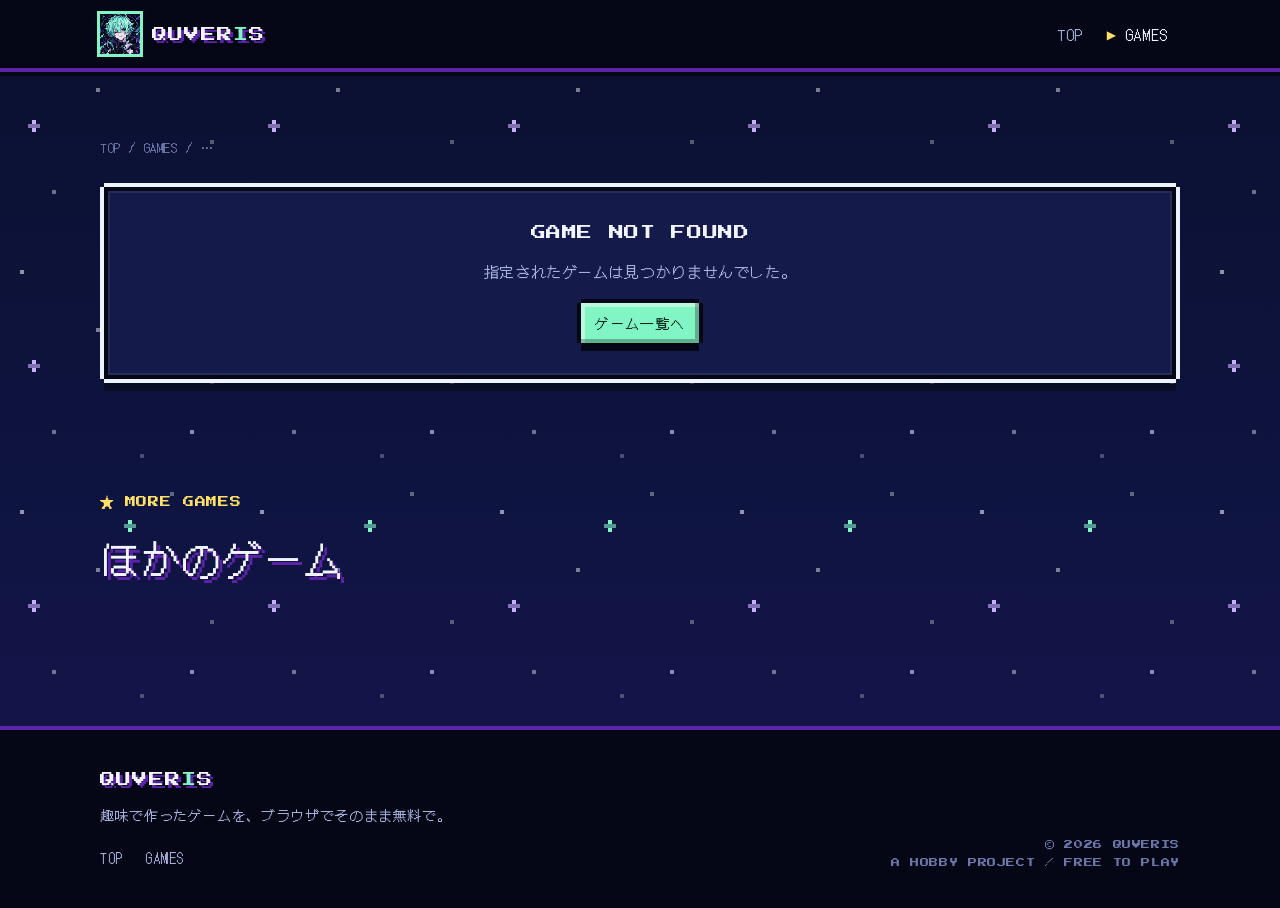
<file: game.html>
<!doctype html>
<html lang="ja">
<head>
<meta charset="utf-8">
<meta name="viewport" content="width=device-width, initial-scale=1, viewport-fit=cover">
<title>ゲーム詳細 | QUVERIS GAMES</title>
<meta name="description" content="QUVERIS のゲーム詳細ページ。">
<meta name="theme-color" content="#0b1030">
<meta property="og:type" content="website">
<meta property="og:site_name" content="QUVERIS">
<meta property="og:title" content="ゲーム詳細 | QUVERIS GAMES">
<meta property="og:description" content="QUVERIS のゲーム詳細ページ。">
<meta property="og:image" content="assets/img/ogp.jpg">
<meta name="twitter:card" content="summary_large_image">
<link rel="icon" href="assets/img/favicon.png" type="image/png">
<link rel="apple-touch-icon" href="assets/img/apple-touch-icon.png">
<link rel="preconnect" href="https://fonts.googleapis.com">
<link rel="preconnect" href="https://fonts.gstatic.com" crossorigin>
<link rel="stylesheet" href="https://fonts.googleapis.com/css2?family=DotGothic16&family=Press+Start+2P&display=swap">
<link rel="stylesheet" href="assets/css/style.css?v=15">
<script src="assets/js/app.js?v=15" defer></script>
</head>
<body data-page="detail">
<a class="skip-link" href="#main">本文へスキップ</a>
<header data-site-header class="site-header"></header>
<main id="main">

<div class="wrap">
  <div class="page-head" style="padding-bottom:0;border:0;margin-bottom:28px">
    <nav class="crumbs" aria-label="パンくず"><a href="./">TOP</a><span aria-hidden="true">/</span><a href="games.html">GAMES</a><span aria-hidden="true">/</span><span data-crumb>…</span></nav>
  </div>
  <div data-detail><div class="notice"><strong>LOADING</strong>ゲーム情報を読み込んでいます</div></div>
</div>
<section class="section">
  <div class="wrap">
    <div class="section__head"><div><span class="eyebrow">MORE GAMES</span><h2 class="section__title jp">ほかのゲーム</h2></div></div>
    <div class="game-grid" data-more></div>
  </div>
</section>
</main>
<footer data-site-footer class="site-footer"></footer>
<noscript><p style="text-align:center;padding:20px">このサイトの表示には JavaScript を有効にしてください。</p></noscript>
</body>
</html>
</file>
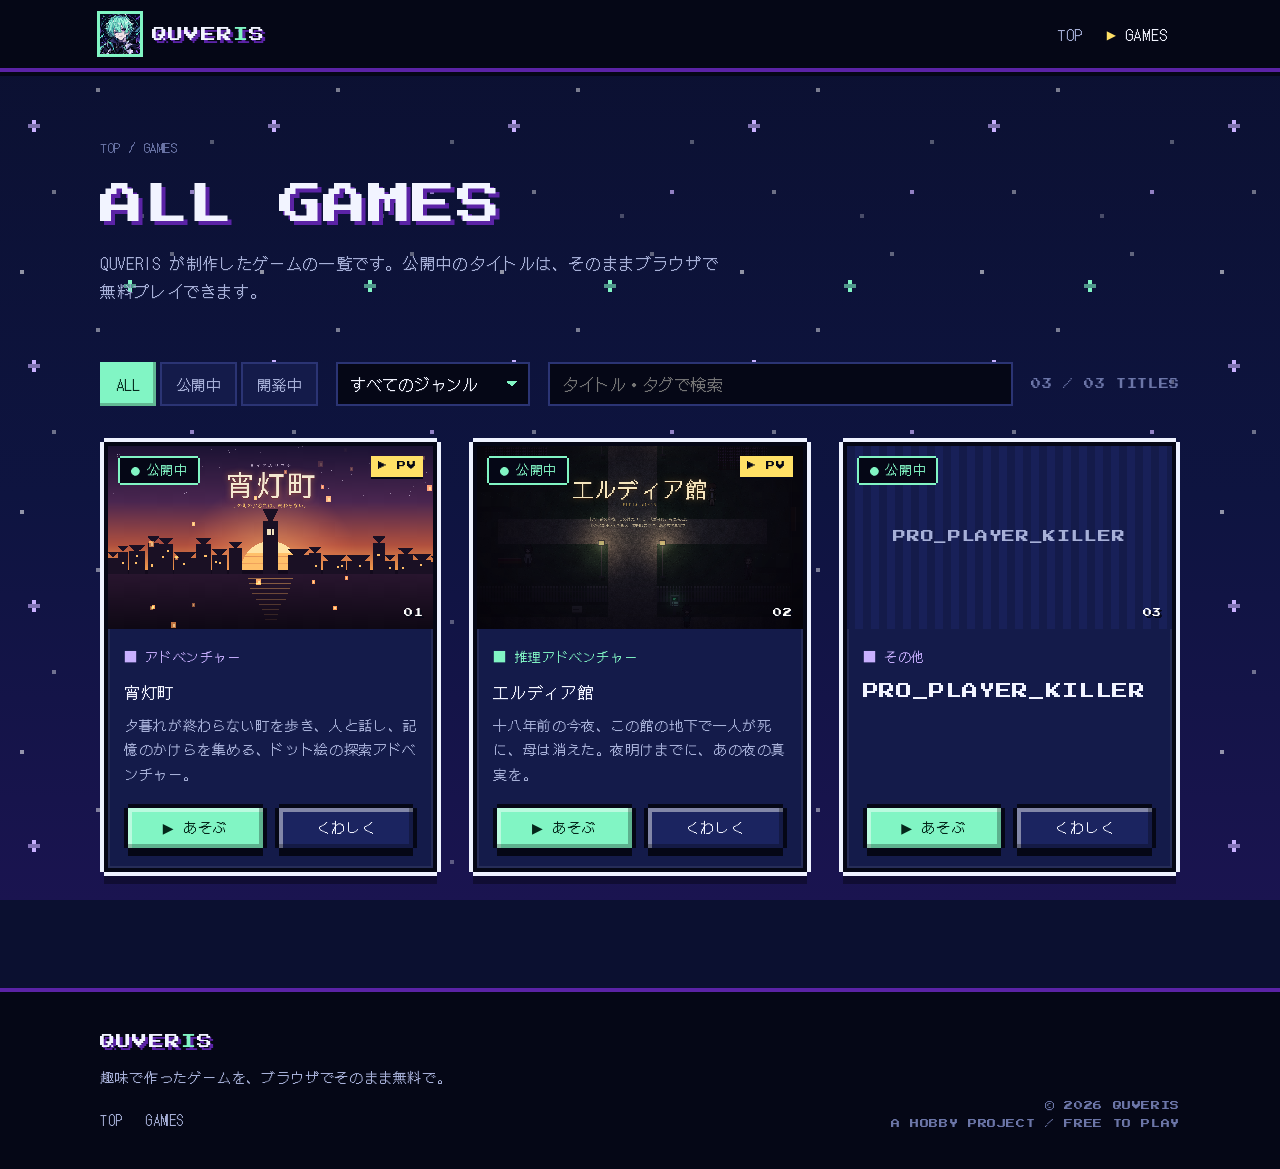
<file: games.html>
<!doctype html>
<html lang="ja">
<head>
<meta charset="utf-8">
<meta name="viewport" content="width=device-width, initial-scale=1, viewport-fit=cover">
<title>ゲーム一覧 | QUVERIS GAMES</title>
<meta name="description" content="QUVERIS が制作したゲームの一覧。公開中のタイトルはブラウザで無料プレイできます。">
<meta name="theme-color" content="#0b1030">
<meta property="og:type" content="website">
<meta property="og:site_name" content="QUVERIS">
<meta property="og:title" content="ゲーム一覧 | QUVERIS GAMES">
<meta property="og:description" content="QUVERIS が制作したゲームの一覧。公開中のタイトルはブラウザで無料プレイできます。">
<meta property="og:image" content="assets/img/ogp.jpg">
<meta name="twitter:card" content="summary_large_image">
<link rel="icon" href="assets/img/favicon.png" type="image/png">
<link rel="apple-touch-icon" href="assets/img/apple-touch-icon.png">
<link rel="preconnect" href="https://fonts.googleapis.com">
<link rel="preconnect" href="https://fonts.gstatic.com" crossorigin>
<link rel="stylesheet" href="https://fonts.googleapis.com/css2?family=DotGothic16&family=Press+Start+2P&display=swap">
<link rel="stylesheet" href="assets/css/style.css?v=15">
<script src="assets/js/app.js?v=15" defer></script>
</head>
<body data-page="list">
<a class="skip-link" href="#main">本文へスキップ</a>
<header data-site-header class="site-header"></header>
<main id="main">

<div class="wrap">
  <div class="page-head">
    <nav class="crumbs" aria-label="パンくず"><a href="./">TOP</a><span aria-hidden="true">/</span><span>GAMES</span></nav>
    <h1>ALL GAMES</h1>
    <p>QUVERIS が制作したゲームの一覧です。公開中のタイトルは、そのままブラウザで無料プレイできます。</p>
  </div>
  <div class="toolbar">
    <div class="seg" role="group" aria-label="公開状態で絞り込み" data-status-filter>
      <button type="button" data-value="all" aria-pressed="true">ALL</button>
      <button type="button" data-value="released" aria-pressed="false">公開中</button>
      <button type="button" data-value="development" aria-pressed="false">開発中</button>
    </div>
    <label class="sr-only" for="genre">ジャンル</label>
    <select id="genre" class="select" data-genre><option value="all">すべてのジャンル</option></select>
    <label class="sr-only" for="q">キーワード検索</label>
    <input id="q" class="search" type="search" placeholder="タイトル・タグで検索" data-search autocomplete="off">
    <span class="result-count" data-count></span>
  </div>
  <div class="game-grid" data-grid></div>
</div>
</main>
<footer data-site-footer class="site-footer"></footer>
<noscript><p style="text-align:center;padding:20px">このサイトの表示には JavaScript を有効にしてください。</p></noscript>
</body>
</html>
</file>
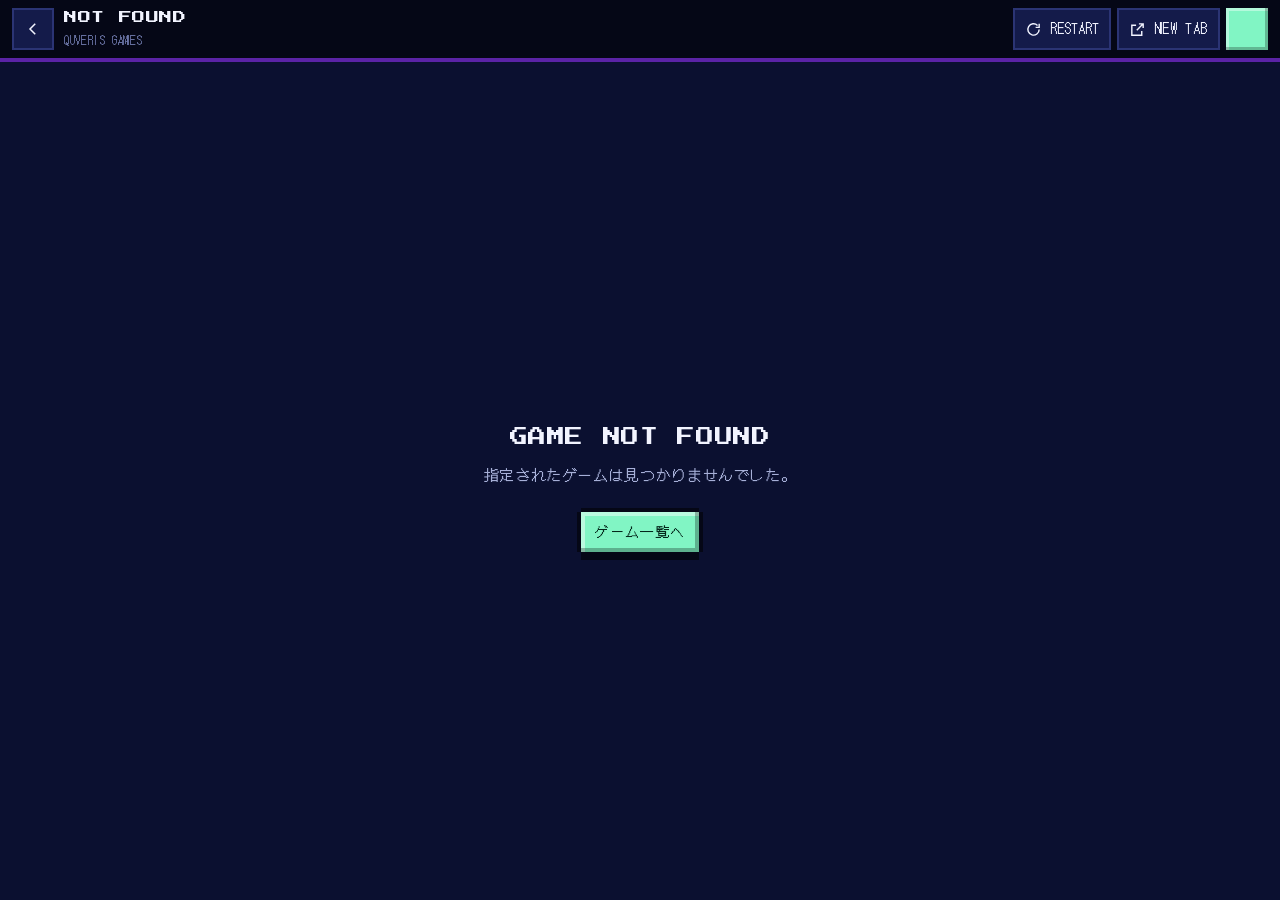
<file: play.html>
<!doctype html>
<html lang="ja">
<head>
<meta charset="utf-8">
<meta name="viewport" content="width=device-width, initial-scale=1, viewport-fit=cover">
<title>PLAY | QUVERIS GAMES</title>
<meta name="description" content="QUVERIS のゲームをプレイ">
<meta name="theme-color" content="#03060f">
<meta property="og:type" content="website">
<meta property="og:site_name" content="QUVERIS">
<meta property="og:title" content="PLAY | QUVERIS GAMES">
<meta property="og:description" content="QUVERIS のゲームをプレイ">
<meta property="og:image" content="assets/img/ogp.jpg">
<meta name="twitter:card" content="summary_large_image">
<link rel="icon" href="assets/img/favicon.png" type="image/png">
<link rel="apple-touch-icon" href="assets/img/apple-touch-icon.png">
<link rel="preconnect" href="https://fonts.googleapis.com">
<link rel="preconnect" href="https://fonts.gstatic.com" crossorigin>
<link rel="stylesheet" href="https://fonts.googleapis.com/css2?family=DotGothic16&family=Press+Start+2P&display=swap">
<link rel="stylesheet" href="assets/css/style.css?v=15">
<script src="assets/js/app.js?v=15" defer></script>
</head>
<body data-page="play" class="play-page">
<div class="play-bar">
  <a class="play-bar__back" href="games.html" data-back aria-label="詳細ページへ戻る"><svg viewBox="0 0 24 24" fill="none" stroke="currentColor" stroke-width="2" aria-hidden="true"><path d="M15 5l-7 7 7 7"/></svg></a>
  <div class="play-bar__title" data-title><b>LOADING…</b><small>QUVERIS GAMES</small></div>
  <div class="play-bar__tools" data-tools>
    <button class="icon-btn" type="button" data-reload aria-label="リスタート"><svg viewBox="0 0 24 24" fill="none" stroke="currentColor" stroke-width="2" aria-hidden="true"><path d="M20 12a8 8 0 1 1-2.3-5.7M20 4v5h-5"/></svg><span class="lbl">RESTART</span></button>
    <a class="icon-btn" href="#" target="_blank" rel="noopener" data-standalone aria-label="単独ページで開く"><svg viewBox="0 0 24 24" fill="none" stroke="currentColor" stroke-width="2" aria-hidden="true"><path d="M14 4h6v6M20 4l-9 9M18 14v6H4V6h6"/></svg><span class="lbl">NEW TAB</span></a>
    <button class="icon-btn icon-btn--primary" type="button" data-fs aria-label="全画面表示"></button>
  </div>
</div>
<div class="stage" data-stage>
  <button class="icon-btn fs-exit" type="button" data-fs-exit aria-label="全画面を終了"><svg viewBox="0 0 24 24" fill="none" stroke="currentColor" stroke-width="2" aria-hidden="true"><path d="M6 6l12 12M18 6L6 18"/></svg></button>
  <div class="stage__overlay" data-overlay><div class="box"><div class="loader"><i></i><i></i><i></i><i></i></div><h2>LOADING</h2></div></div>
  <span class="rotate-hint">↻ 横向きにするとより快適に遊べます</span>
</div>
<noscript><p style="text-align:center;padding:20px">ゲームの再生には JavaScript を有効にしてください。</p></noscript>
</body>
</html>
</file>
<file: assets/css/style.css>
/* =====================================================================
   QUVERIS PORTAL — retro pixel design system
   ===================================================================== */
:root {
  --bg: #0b1030;
  --bg-2: #070a20;
  --panel: #141b4a;
  --panel-2: #1b2460;
  --ink: #050716;
  --frame: #eef2ff;           /* JRPG window frame */
  --mint: #81f5c4;
  --mint-dark: #2f9784;
  --mint-ink: #04271b;
  --purple: #9b6bff;
  --purple-dark: #5b23a6;
  --purple-2: #c9b0ff;
  --yellow: #ffe066;
  --pink: #ff8fb1;
  --text: #f2f4ff;
  --muted: #a7b0d8;
  --dim: #6c76a8;
  --px: 4px;                  /* one "pixel" */
  --max: 1160px;
  --gutter: clamp(16px, 4vw, 40px);
  --header-h: 68px;
  --font: "DotGothic16", "Hiragino Sans", "Noto Sans JP", system-ui, sans-serif;
  --font-pixel: "Press Start 2P", "DotGothic16", monospace;
  color-scheme: dark;
}

*, *::before, *::after { box-sizing: border-box; }
html { -webkit-text-size-adjust: 100%; scroll-behavior: smooth; }
body {
  margin: 0;
  min-height: 100vh; min-height: 100dvh;
  background-color: var(--bg);
  color: var(--text);
  font-family: var(--font);
  font-size: 16px;
  line-height: 1.8;
  letter-spacing: 0.04em;
  overflow-x: hidden;
}
/* pixel starfield */
body::before {
  content: ""; position: fixed; inset: 0; z-index: -2; pointer-events: none;
  background-color: var(--bg);
  background-image:
    url("data:image/svg+xml,%3Csvg xmlns='http://www.w3.org/2000/svg' width='240' height='240' shape-rendering='crispEdges'%3E%3Cg fill='%23ffffff'%3E%3Crect x='20' y='30' width='4' height='4' opacity='.55'/%3E%3Crect x='170' y='12' width='4' height='4' opacity='.35'/%3E%3Crect x='96' y='88' width='4' height='4' opacity='.45'/%3E%3Crect x='210' y='140' width='4' height='4' opacity='.3'/%3E%3Crect x='52' y='190' width='4' height='4' opacity='.4'/%3E%3Crect x='140' y='214' width='4' height='4' opacity='.25'/%3E%3C/g%3E%3Cg fill='%2381f5c4'%3E%3Crect x='128' y='40' width='4' height='4'/%3E%3Crect x='124' y='44' width='12' height='4' opacity='.6'/%3E%3Crect x='128' y='48' width='4' height='4'/%3E%3C/g%3E%3Cg fill='%23c9b0ff'%3E%3Crect x='32' y='120' width='4' height='4'/%3E%3Crect x='28' y='124' width='12' height='4' opacity='.6'/%3E%3Crect x='32' y='128' width='4' height='4'/%3E%3Crect x='190' y='190' width='4' height='4' opacity='.7'/%3E%3C/g%3E%3C/svg%3E"),
    linear-gradient(180deg, #0b1030 0%, #0e1440 55%, #1a1450 100%);
  background-size: 240px 240px, 100% 100%;
  image-rendering: pixelated;
}
img { max-width: 100%; display: block; }
a { color: inherit; text-decoration: none; }
button { font: inherit; color: inherit; }
:focus-visible { outline: 4px solid var(--yellow); outline-offset: 4px; }
::selection { background: var(--purple); color: #fff; }

.skip-link { position: absolute; left: 12px; top: -60px; z-index: 100; background: var(--yellow); color: var(--ink); padding: 8px 14px; }
.skip-link:focus { top: 12px; }
.wrap { width: 100%; max-width: var(--max); margin: 0 auto; padding: 0 var(--gutter); }
.mono { font-family: var(--font); }
.sr-only { position: absolute; width: 1px; height: 1px; overflow: hidden; clip: rect(0 0 0 0); white-space: nowrap; }
.muted { color: var(--muted); }

/* ---------------------------------------------------------------------
   PIXEL WINDOW — notched 4px frame like an RPG message box
   --------------------------------------------------------------------- */
.pxwin, .card__inner, .notice, .stats, .pillars, .profile, .dev-banner, .detail__media > div, .hero__frame-inner, .dialog {
  --f: var(--frame);
  background: var(--panel);
  box-shadow:
    inset 0 0 0 var(--px) var(--ink),
    inset 0 0 0 calc(var(--px) * 1.5) rgba(255,255,255,.08),
    0 calc(var(--px) * -1) 0 0 var(--f),
    0 var(--px) 0 0 var(--f),
    calc(var(--px) * -1) 0 0 0 var(--f),
    var(--px) 0 0 0 var(--f),
    0 calc(var(--px) * 3) 0 0 rgba(0,0,0,.35);
  margin: var(--px);
}

/* ---------------------------------------------------------------- header */
.site-header {
  position: sticky; top: 0; z-index: 50;
  padding-top: env(safe-area-inset-top);
  background: var(--ink);
  border-bottom: var(--px) solid var(--purple-dark);
  box-shadow: 0 var(--px) 0 var(--ink);
}
.site-header .wrap { height: var(--header-h); display: flex; align-items: center; gap: 20px; }
.brand { display: flex; align-items: center; gap: 12px; flex-shrink: 0; }
.brand__icon {
  width: 40px; height: 40px; overflow: hidden; background: var(--panel);
  box-shadow: 0 0 0 3px var(--mint);
  image-rendering: pixelated;
}
.brand__icon img { width: 100%; height: 100%; object-fit: cover; }
.brand__name { font-family: var(--font-pixel); font-size: 15px; letter-spacing: 0.08em; color: var(--text); text-shadow: 3px 3px 0 var(--purple-dark); }
.brand__name span { color: var(--mint); }

.nav { margin-left: auto; display: flex; gap: 4px; }
.nav a {
  position: relative; padding: 8px 12px 8px 26px; font-size: 15px; color: var(--muted);
}
.nav a::before { content: "▶"; position: absolute; left: 8px; color: var(--yellow); opacity: 0; font-size: 12px; top: 50%; transform: translateY(-50%); }
.nav a:hover { color: var(--text); }
.nav a:hover::before { opacity: .6; }
.nav a[aria-current="page"] { color: var(--text); }
.nav a[aria-current="page"]::before { opacity: 1; animation: blink 1s steps(2, start) infinite; }
.nav a .idx { display: none; }
@media (max-width: 560px) {
  .brand__name { font-size: 12px; }
  .brand__icon { width: 32px; height: 32px; }
  .nav a { padding: 8px 6px 8px 18px; font-size: 13px; }
  .nav a::before { left: 4px; font-size: 10px; }
}

/* ---------------------------------------------------------------- footer */
.site-footer {
  margin-top: 112px; background: var(--ink); border-top: var(--px) solid var(--purple-dark);
  padding: 36px 0 calc(36px + env(safe-area-inset-bottom)); color: var(--muted); font-size: 14px;
}
.site-footer .wrap { display: grid; gap: 24px; grid-template-columns: 1fr auto; align-items: end; }
.footer-links { display: flex; flex-wrap: wrap; gap: 6px 22px; }
.footer-links a:hover { color: var(--mint); }
.footer-copy { font-family: var(--font-pixel); font-size: 9px; line-height: 2; color: var(--dim); text-align: right; }
@media (max-width: 640px) { .site-footer .wrap { grid-template-columns: 1fr; } .footer-copy { text-align: left; } }

/* ---------------------------------------------------------------- type */
.eyebrow { display: inline-flex; align-items: center; gap: 10px; font-family: var(--font-pixel); font-size: 11px; color: var(--yellow); letter-spacing: .06em; }
.eyebrow::before { content: "★"; font-family: var(--font); font-size: 14px; }
.eyebrow--purple { color: var(--purple-2); }
.h-display { font-family: var(--font-pixel); font-weight: 400; margin: 0; line-height: 1.25; }
.section { padding: clamp(64px, 9vw, 104px) 0 0; }
.section__head { display: flex; align-items: end; justify-content: space-between; gap: 20px; margin-bottom: 28px; flex-wrap: wrap; }
.section__title { font-family: var(--font-pixel); font-weight: 400; font-size: clamp(20px, 3.2vw, 30px); margin: 14px 0 0; line-height: 1.4; text-shadow: 4px 4px 0 var(--purple-dark); }
.section__title.jp { font-family: var(--font); font-size: clamp(28px, 4vw, 40px); }
.section__lead { color: var(--muted); margin: 12px 0 0; max-width: 560px; }

/* ---------------------------------------------------------------- buttons */
.btn {
  --b-bg: var(--mint); --b-fg: var(--mint-ink); --b-edge: var(--ink);
  position: relative; display: inline-flex; align-items: center; justify-content: center; gap: 10px;
  min-height: 48px; padding: 0 24px; margin: var(--px);
  font-family: var(--font); font-size: 16px; letter-spacing: .08em;
  background: var(--b-bg); color: var(--b-fg); border: 0; cursor: pointer;
  box-shadow:
    inset calc(var(--px) * -1) calc(var(--px) * -1) 0 rgba(0,0,0,.28),
    inset var(--px) var(--px) 0 rgba(255,255,255,.45),
    0 calc(var(--px) * -1) 0 var(--b-edge), 0 var(--px) 0 var(--b-edge),
    calc(var(--px) * -1) 0 0 var(--b-edge), var(--px) 0 0 var(--b-edge),
    0 calc(var(--px) * 2) 0 var(--b-edge);
  transition: transform .06s steps(1);
  -webkit-tap-highlight-color: transparent; touch-action: manipulation; white-space: nowrap;
}
.btn:hover { --b-bg: #a6ffd9; }
.btn:active {
  transform: translateY(var(--px));
  box-shadow:
    inset var(--px) var(--px) 0 rgba(0,0,0,.28),
    0 calc(var(--px) * -1) 0 var(--b-edge), 0 var(--px) 0 var(--b-edge),
    calc(var(--px) * -1) 0 0 var(--b-edge), var(--px) 0 0 var(--b-edge);
}
.btn svg { width: 16px; height: 16px; flex-shrink: 0; }
.btn--ghost { --b-bg: var(--panel-2); --b-fg: var(--text); }
.btn--ghost:hover { --b-bg: #26307a; }
.btn--purple { --b-bg: var(--purple); --b-fg: #fff; }
.btn--sm { min-height: 40px; padding: 0 14px; font-size: 14px; }
.btn[disabled], .btn[aria-disabled="true"] { --b-bg: #262c58; --b-fg: var(--dim); cursor: not-allowed; transform: none; }
.btn--start::before { content: "▶"; animation: blink 1s steps(2, start) infinite; }

/* status badge */
.status {
  display: inline-flex; align-items: center; gap: 6px; padding: 2px 10px; font-size: 13px; line-height: 1.6;
  background: var(--ink); color: var(--mint);
  box-shadow: 0 -2px 0 currentColor, 0 2px 0 currentColor, -2px 0 0 currentColor, 2px 0 0 currentColor;
  margin: 2px;
}
.status--released::before { content: "●"; font-size: 10px; animation: blink 1.2s steps(2, start) infinite; }
.status--development { color: var(--purple-2); }
.status--development::before { content: "◆"; font-size: 10px; }
@keyframes blink { to { visibility: hidden; } }
.tag { font-size: 13px; color: var(--muted); }
.tag::before { content: "#"; color: var(--dim); }

/* ---------------------------------------------------------------- game cards */
.game-grid { display: grid; gap: 28px; grid-template-columns: repeat(auto-fill, minmax(min(100%, 300px), 1fr)); }
.card { --accent: var(--mint); position: relative; display: flex; flex-direction: column; transition: transform .1s steps(2); }
.card--purple { --accent: var(--purple-2); }
.card:hover { transform: translateY(calc(var(--px) * -1)); }
.card:hover .card__inner { --f: var(--accent); }
.card__inner { flex: 1; display: flex; flex-direction: column; overflow: hidden; }
.card__thumb { position: relative; aspect-ratio: 16 / 9; overflow: hidden; background: var(--ink); margin: var(--px) var(--px) 0; }
.card__thumb img { width: 100%; height: 100%; object-fit: cover; image-rendering: pixelated; }
.card__thumb .status { position: absolute; left: 10px; top: 10px; }
.card__index { position: absolute; right: 10px; bottom: 8px; font-family: var(--font-pixel); font-size: 9px; color: #fff; text-shadow: 2px 2px 0 var(--ink); }
.card__body { padding: 16px 20px 20px; display: flex; flex-direction: column; gap: 6px; flex: 1; }
.card__genre { font-size: 13px; color: var(--accent); }
.card__genre::before { content: "■ "; }
.card__title { font-family: var(--font-pixel); font-weight: 400; font-size: 16px; margin: 4px 0; line-height: 1.5; }
.card__summary { margin: 0; color: var(--muted); font-size: 14px; line-height: 1.75; flex: 1; }
.card__actions { display: flex; gap: 8px; margin-top: 12px; position: relative; z-index: 2; }
.card__actions .btn { flex: 1; }
.card__link::after { content: ""; position: absolute; inset: 0; z-index: 1; }

.thumb-fallback {
  width: 100%; height: 100%; display: grid; place-items: center; padding: 16px; text-align: center;
  background: repeating-linear-gradient(90deg, #141b4a 0 8px, #182058 8px 16px);
  font-family: var(--font-pixel); font-size: 13px; color: var(--muted); line-height: 1.6;
}
.notice { padding: 32px 24px; text-align: center; color: var(--muted); font-size: 15px; }
.notice strong { display: block; color: var(--text); font-family: var(--font-pixel); font-weight: 400; font-size: 15px; margin-bottom: 12px; }
.notice .btn { margin-top: 18px; }

/* ---------------------------------------------------------------- HOME hero */
.hero { padding: clamp(36px, 6vw, 72px) 0 0; }
.hero__grid { display: grid; grid-template-columns: 1.1fr 0.9fr; gap: clamp(28px, 5vw, 64px); align-items: center; }
.hero__meta { display: flex; gap: 10px; flex-wrap: wrap; margin-bottom: 22px; }
.hero__title { font-size: clamp(30px, 5.6vw, 60px); color: var(--text); text-shadow: 4px 4px 0 var(--purple-dark), 8px 8px 0 var(--ink); }
.hero__title .ln { display: block; }
.hero__title .ln--mint { color: var(--mint); }
.hero__title .ln--sub { font-size: .42em; color: var(--yellow); text-shadow: 3px 3px 0 var(--ink); margin-top: .9em; letter-spacing: .1em; }
.hero__cta { display: flex; gap: 12px; margin-top: 30px; flex-wrap: wrap; }

.dialog { position: relative; margin-top: 30px; padding: 22px 24px 26px; max-width: 520px; }
.dialog__name {
  position: absolute; top: -18px; left: 16px; background: var(--purple); color: #fff; padding: 2px 12px; font-size: 14px;
  box-shadow: 0 -3px 0 var(--ink), 0 3px 0 var(--ink), -3px 0 0 var(--ink), 3px 0 0 var(--ink);
}
.dialog p { margin: 0; min-height: 3.6em; font-size: 16px; }
.dialog__next { position: absolute; right: 18px; bottom: 6px; color: var(--yellow); font-size: 12px; animation: bob .8s steps(2) infinite; }
@keyframes bob { 50% { transform: translateY(4px); } }

.hero__visual { position: relative; width: 100%; max-width: 480px; justify-self: end; }
.hero__frame { position: relative; }
.hero__frame-inner { --f: var(--mint); padding: calc(var(--px) * 2); aspect-ratio: 1; overflow: hidden; }
.hero__frame-inner img { width: 100%; height: 100%; object-fit: cover; image-rendering: pixelated; }
.hero__badge {
  position: absolute; right: -6px; bottom: -14px; z-index: 2; background: var(--yellow); color: var(--ink);
  font-family: var(--font-pixel); font-size: 10px; padding: 8px 10px; line-height: 1.6;
  box-shadow: 0 -4px 0 var(--ink), 0 4px 0 var(--ink), -4px 0 0 var(--ink), 4px 0 0 var(--ink);
  transform: rotate(-4deg);
}
.hero__stars { position: absolute; top: -18px; left: -14px; color: var(--yellow); font-size: 22px; animation: twinkle 1.4s steps(2) infinite; z-index: 2; }
@keyframes twinkle { 50% { opacity: .2; } }
@media (max-width: 860px) {
  .hero__grid { grid-template-columns: 1fr; }
  .hero__visual { justify-self: center; max-width: 360px; order: -1; }
}

/* marquee */
.ticker {
  margin-top: clamp(56px, 8vw, 88px); overflow: hidden; white-space: nowrap;
  background: var(--ink); border-top: var(--px) solid var(--purple-dark); border-bottom: var(--px) solid var(--purple-dark);
  font-family: var(--font-pixel); font-size: 11px; color: var(--text); padding: 14px 0;
}
.ticker__track { display: inline-flex; gap: 44px; padding-right: 44px; animation: marquee 30s linear infinite; }
.ticker__track span::before { content: "★"; color: var(--yellow); margin-right: 14px; font-family: var(--font); }
.ticker__track span:nth-child(even)::before { color: var(--mint); }
@keyframes marquee { to { transform: translateX(-50%); } }

/* status window */
.stats { display: grid; grid-template-columns: repeat(3, 1fr); padding: 8px; }
.stats > div { padding: 16px 20px; }
.stats dt { font-family: var(--font-pixel); font-size: 10px; color: var(--yellow); }
.stats dd { margin: 10px 0 0; font-family: var(--font-pixel); font-size: clamp(20px, 3vw, 28px); line-height: 1; }
.stats dd small { font-family: var(--font); font-size: 13px; color: var(--muted); margin-left: 8px; }
@media (max-width: 560px) {
  .stats { grid-template-columns: 1fr 1fr; }
  .stats > div:last-child { grid-column: 1 / -1; }
}

.split { display: grid; grid-template-columns: 1fr 1fr; gap: clamp(28px, 5vw, 64px); align-items: center; }
@media (max-width: 860px) { .split { grid-template-columns: 1fr; } }
.pillars { padding: 10px 6px; }
.pillar { padding: 16px 20px; display: grid; grid-template-columns: 34px 1fr; gap: 10px; }
.pillar + .pillar { border-top: 2px dashed rgba(255,255,255,.1); }
.pillar__no { color: var(--yellow); font-size: 18px; line-height: 1.6; }
.pillar h3 { margin: 0; font-family: var(--font-pixel); font-weight: 400; font-size: 13px; line-height: 1.8; color: var(--mint); }
.pillar p { margin: 4px 0 0; color: var(--muted); font-size: 14px; }

/* ---------------------------------------------------------------- page head */
.page-head { padding: clamp(36px, 6vw, 64px) 0 28px; margin-bottom: 28px; }
.page-head h1 { font-family: var(--font-pixel); font-weight: 400; font-size: clamp(24px, 4.6vw, 44px); margin: 18px 0 0; line-height: 1.3; text-shadow: 4px 4px 0 var(--purple-dark); }
.page-head p { color: var(--muted); margin: 14px 0 0; max-width: 620px; }
.crumbs { font-size: 13px; color: var(--dim); display: flex; gap: 8px; flex-wrap: wrap; }
.crumbs a:hover { color: var(--mint); }

/* filters */
.toolbar { display: flex; gap: 12px 18px; align-items: center; flex-wrap: wrap; margin-bottom: 32px; }
.seg { display: inline-flex; gap: 4px; }
.seg button {
  background: var(--panel); border: 0; cursor: pointer; padding: 8px 16px; min-height: 44px; font-size: 15px; color: var(--muted);
  box-shadow: inset 0 0 0 2px #2b3474; touch-action: manipulation;
}
.seg button[aria-pressed="true"] { background: var(--mint); color: var(--mint-ink); box-shadow: inset -3px -3px 0 rgba(0,0,0,.25); }
.seg button:hover:not([aria-pressed="true"]) { color: var(--text); }
.select, .search {
  min-height: 44px; background: var(--ink); border: 0; color: var(--text); padding: 0 14px; font-family: var(--font); font-size: 16px;
  box-shadow: inset 0 0 0 2px #2b3474; border-radius: 0; -webkit-appearance: none; appearance: none;
}
.select { padding-right: 36px; background-image: linear-gradient(45deg, transparent 50%, var(--mint) 50%), linear-gradient(135deg, var(--mint) 50%, transparent 50%); background-position: calc(100% - 18px) 50%, calc(100% - 12px) 50%; background-size: 6px 6px; background-repeat: no-repeat; }
.search { flex: 1; min-width: 200px; }
.search:focus, .select:focus { outline: none; box-shadow: inset 0 0 0 2px var(--mint); }
.result-count { font-family: var(--font-pixel); font-size: 10px; color: var(--dim); margin-left: auto; }
@media (max-width: 640px) {
  .toolbar { flex-direction: column; align-items: stretch; }
  .seg button { flex: 1; } .result-count { margin-left: 0; }
}

/* ---------------------------------------------------------------- detail */
.detail { display: grid; grid-template-columns: 1.2fr 1fr; gap: clamp(28px, 4vw, 56px); align-items: start; }
@media (max-width: 900px) { .detail { grid-template-columns: 1fr; } }
.detail__media > div { --f: var(--mint); aspect-ratio: 16/9; overflow: hidden; padding: var(--px); }
.detail__media img { width: 100%; height: 100%; object-fit: cover; image-rendering: pixelated; }
.detail__title { font-family: var(--font-pixel); font-weight: 400; font-size: clamp(22px, 3.6vw, 34px); line-height: 1.4; margin: 16px 0 0; text-shadow: 4px 4px 0 var(--purple-dark); }
.detail__desc { color: #d3d9f3; margin: 16px 0 0; white-space: pre-line; }
.detail__actions { display: flex; gap: 10px; flex-wrap: wrap; margin-top: 24px; }
.detail__actions .btn--main { flex: 1 1 220px; min-height: 56px; font-size: 18px; }
.spec { margin: 30px 0 0; }
.spec > div { display: grid; grid-template-columns: 130px 1fr; gap: 14px; padding: 12px 0; border-bottom: 2px dashed rgba(255,255,255,.1); }
.spec dt { color: var(--yellow); font-size: 14px; }
.spec dt::before { content: "▶ "; font-size: 11px; }
.spec dd { margin: 0; font-size: 15px; }
.spec dd .tag { margin-right: 12px; }
@media (max-width: 480px) { .spec > div { grid-template-columns: 1fr; gap: 2px; } }
.ext-links { display: flex; flex-wrap: wrap; gap: 8px; }
.ext-links a { display: inline-flex; align-items: center; gap: 8px; padding: 6px 14px; background: var(--panel); box-shadow: inset 0 0 0 2px var(--purple); color: var(--purple-2); font-size: 14px; }
.ext-links a:hover { background: var(--purple); color: #fff; }
.ext-links a svg { width: 12px; height: 12px; }
.dev-banner { --f: var(--purple-2); margin-top: 28px; padding: 18px 22px; color: var(--purple-2); font-size: 15px; }
.dev-banner b { display: block; font-family: var(--font-pixel); font-weight: 400; font-size: 11px; margin-bottom: 8px; }

/* comments */
.comments { margin-top: clamp(56px, 8vw, 88px); }
.comments__grid { display: grid; grid-template-columns: 1.2fr 1fr; gap: clamp(20px, 4vw, 40px); align-items: start; }
@media (max-width: 860px) { .comments__grid { grid-template-columns: 1fr; } .cmt-form { order: -1; } }
.cmt-list { list-style: none; margin: 0; padding: 0; display: grid; gap: 14px; }
.cmt { background: var(--ink); padding: 14px 16px; box-shadow: inset 0 0 0 2px #2b3474; }
.cmt__head { display: flex; justify-content: space-between; gap: 10px; font-size: 13px; color: var(--muted); margin-bottom: 4px; }
.cmt__head b { color: var(--mint); font-weight: 400; }
.cmt p { margin: 0; white-space: pre-wrap; word-break: break-word; font-size: 15px; }
.cmt--empty { color: var(--muted); font-size: 14px; }
.cmt-form { padding: 22px 20px 18px; display: grid; gap: 12px; }
.cmt-form__lead { margin: 0; font-size: 15px; }
.cmt-form label { display: grid; gap: 6px; font-size: 14px; color: var(--muted); }
.cmt-form input, .cmt-form textarea {
  width: 100%; background: var(--ink); color: var(--text); border: 0; border-radius: 0; padding: 10px 12px; font-family: var(--font); font-size: 16px;
  box-shadow: inset 0 0 0 2px #2b3474; -webkit-appearance: none; appearance: none; resize: vertical;
}
.cmt-form input:focus, .cmt-form textarea:focus { outline: none; box-shadow: inset 0 0 0 2px var(--mint); }
.cmt-form__foot { display: flex; justify-content: space-between; align-items: center; gap: 10px; }
.cmt-form__foot small { color: var(--dim); }
.cmt-form__note { margin: 0; font-size: 12px; color: var(--dim); }
.cmt-form__rule { margin: 0; font-size: 12px; line-height: 1.7; color: var(--yellow); padding: 8px 10px; background: rgba(255,224,102,.07); box-shadow: inset 2px 0 0 var(--yellow); }
.cmt-form__msg { margin: 0; font-size: 14px; color: var(--mint); min-height: 1em; }
.hp { position: absolute !important; left: -9999px; width: 1px; height: 1px; overflow: hidden; }

/* top page: no big mascot image (games show up right away on every screen) */
.hero .hero__visual { display: none; }
.hero .hero__grid { grid-template-columns: 1fr; }
.hero .dialog { max-width: 640px; }

/* hobby notice */
.hobby { position: relative; padding: 30px clamp(18px, 4vw, 34px) 22px; max-width: 820px; }
.hobby__tag {
  position: absolute; top: -18px; left: 16px; background: var(--yellow); color: var(--ink); padding: 2px 12px; font-size: 14px;
  box-shadow: 0 -3px 0 var(--ink), 0 3px 0 var(--ink), -3px 0 0 var(--ink), 3px 0 0 var(--ink);
}
.hobby p { margin: 0 0 10px; color: #d3d9f3; font-size: 15px; }
.hobby .hobby__lead { font-size: clamp(18px, 2.4vw, 22px); color: var(--text); margin-bottom: 12px; }
.hobby em { font-style: normal; color: var(--mint); }

/* PV */
.pv-block { margin-top: 26px; }
.pv-block .eyebrow { margin-bottom: 12px; }
.detail__media--pv > div { background: #000; }
.pv-badge {
  position: absolute; right: 10px; top: 10px; z-index: 1; font-family: var(--font-pixel); font-size: 9px; line-height: 1.6;
  background: var(--yellow); color: var(--ink); padding: 3px 7px; box-shadow: 0 2px 0 var(--ink);
}
.detail__media video.pv, .detail__media .pv-embed { width: 100%; height: 100%; display: block; background: #000; border: 0; object-fit: contain; }
.pv-lite {
  position: relative; width: 100%; height: 100%; border: 0; padding: 0; cursor: pointer; display: grid; place-items: center;
  background: #0b1230 center / cover no-repeat;
}
.pv-lite::before { content: ""; position: absolute; inset: 0; background: rgba(5,7,22,.45); }
.pv-lite__btn {
  position: relative; font-family: var(--font); font-size: 18px; padding: 12px 22px; background: var(--mint); color: var(--mint-ink);
  box-shadow: inset -4px -4px 0 rgba(0,0,0,.25), inset 4px 4px 0 rgba(255,255,255,.45), 0 -4px 0 var(--ink), 0 4px 0 var(--ink), -4px 0 0 var(--ink), 4px 0 0 var(--ink);
}
.pv-lite:hover .pv-lite__btn { background: #a6ffd9; }
.pv-lite__src { position: absolute; right: 10px; bottom: 8px; font-size: 12px; color: #fff; text-shadow: 2px 2px 0 var(--ink); }
.detail__media--vertical > div { aspect-ratio: 9 / 16; max-height: 78vh; margin-left: auto; margin-right: auto; max-width: min(100%, 44vh); }
.pv-error { position: absolute; left: 0; right: 0; bottom: 8px; text-align: center; margin: 0; font-size: 13px; color: var(--pink); text-shadow: 2px 2px 0 var(--ink); }
.detail__media > div { position: relative; }

/* ---------------------------------------------------------------- play page */
body.play-page { overflow: hidden; height: 100vh; height: 100dvh; display: flex; flex-direction: column; }
body.play-page::after { display: none; }
.play-bar {
  flex-shrink: 0; display: flex; align-items: center; gap: 10px; min-height: 60px;
  padding: calc(8px + env(safe-area-inset-top)) max(12px, env(safe-area-inset-right)) 8px max(12px, env(safe-area-inset-left));
  background: var(--ink); border-bottom: var(--px) solid var(--purple-dark);
}
.play-bar__back { display: inline-flex; align-items: center; justify-content: center; width: 42px; height: 42px; background: var(--panel); box-shadow: inset 0 0 0 2px #2b3474; flex-shrink: 0; }
.play-bar__back:hover { box-shadow: inset 0 0 0 2px var(--mint); color: var(--mint); }
.play-bar__back svg { width: 18px; height: 18px; }
.play-bar__title { min-width: 0; flex: 1; line-height: 1.4; }
.play-bar__title b { display: block; font-family: var(--font-pixel); font-weight: 400; font-size: 13px; white-space: nowrap; overflow: hidden; text-overflow: ellipsis; }
.play-bar__title small { font-size: 12px; color: var(--dim); }
.play-bar__tools { display: flex; gap: 6px; }
.icon-btn {
  display: inline-flex; align-items: center; justify-content: center; gap: 8px; height: 42px; min-width: 42px; padding: 0 12px;
  background: var(--panel); border: 0; box-shadow: inset 0 0 0 2px #2b3474; cursor: pointer; font-family: var(--font); font-size: 14px; color: var(--text);
  touch-action: manipulation; -webkit-tap-highlight-color: transparent;
}
.icon-btn:hover { box-shadow: inset 0 0 0 2px var(--mint); color: var(--mint); }
.icon-btn svg { width: 17px; height: 17px; flex-shrink: 0; }
.icon-btn--primary { background: var(--mint); color: var(--mint-ink); box-shadow: inset -3px -3px 0 rgba(0,0,0,.25), inset 3px 3px 0 rgba(255,255,255,.4); }
.icon-btn--primary:hover { color: var(--mint-ink); background: #a6ffd9; box-shadow: inset -3px -3px 0 rgba(0,0,0,.25), inset 3px 3px 0 rgba(255,255,255,.4); }
@media (max-width: 640px) { .icon-btn .lbl { display: none; } .icon-btn { padding: 0; } }

.stage { position: relative; flex: 1; min-height: 0; background: #03060f; padding: 0 env(safe-area-inset-right) env(safe-area-inset-bottom) env(safe-area-inset-left); }
.stage iframe { display: block; width: 100%; height: 100%; border: 0; background: #03060f; }
.stage:fullscreen { padding: 0; }
.stage:-webkit-full-screen { padding: 0; width: 100%; height: 100%; }
.stage.is-pseudo-fs { position: fixed; inset: 0; z-index: 1000; width: 100vw; height: 100vh; height: 100dvh; padding: env(safe-area-inset-top) env(safe-area-inset-right) env(safe-area-inset-bottom) env(safe-area-inset-left); }
.fs-exit { position: absolute; z-index: 5; top: calc(10px + env(safe-area-inset-top)); right: calc(10px + env(safe-area-inset-right)); display: none; }
.stage.is-pseudo-fs .fs-exit, .stage:fullscreen .fs-exit { display: inline-flex; }
.stage:-webkit-full-screen .fs-exit { display: inline-flex; }
.stage__overlay { position: absolute; inset: 0; z-index: 4; display: grid; place-items: center; padding: 24px; background: var(--bg); text-align: center; }
.stage__overlay[hidden] { display: none; }
.stage__overlay .box { max-width: 420px; }
.stage__overlay h2 { font-family: var(--font-pixel); font-weight: 400; margin: 18px 0 10px; font-size: 18px; line-height: 1.5; }
.stage__overlay p { color: var(--muted); margin: 0 0 20px; font-size: 15px; }
.stage__overlay .row { display: flex; gap: 8px; justify-content: center; flex-wrap: wrap; }
.loader { width: 48px; height: 48px; margin: 0 auto; position: relative; }
.loader i { position: absolute; width: 16px; height: 16px; background: var(--mint); animation: loader 1s steps(4) infinite; }
.loader i:nth-child(1) { left: 0; top: 0; }
.loader i:nth-child(2) { right: 0; top: 0; background: var(--purple); animation-delay: .25s; }
.loader i:nth-child(3) { right: 0; bottom: 0; animation-delay: .5s; }
.loader i:nth-child(4) { left: 0; bottom: 0; background: var(--purple); animation-delay: .75s; }
@keyframes loader { 0%, 100% { opacity: 1; } 50% { opacity: .15; } }
.rotate-hint { display: none; }
@media (orientation: portrait) and (max-width: 700px) {
  .stage[data-orientation="landscape"] .rotate-hint {
    display: block; position: absolute; left: 50%; bottom: calc(14px + env(safe-area-inset-bottom)); transform: translateX(-50%);
    z-index: 3; font-size: 13px; color: var(--text); background: var(--ink); padding: 6px 12px; box-shadow: inset 0 0 0 2px var(--purple); pointer-events: none; white-space: nowrap;
  }
}

/* ---------------------------------------------------------------- about */
.about-hero { display: grid; grid-template-columns: 0.85fr 1.15fr; gap: clamp(28px, 5vw, 64px); align-items: center; }
@media (max-width: 860px) { .about-hero { grid-template-columns: 1fr; } }
.about-hero .hero__visual { justify-self: start; max-width: 420px; }
@media (max-width: 860px) { .about-hero .hero__visual { justify-self: center; max-width: 340px; } }
.statement { font-size: clamp(22px, 3vw, 32px); line-height: 1.6; margin: 18px 0 0; }
.statement em { font-style: normal; color: var(--mint); }
.statement em.p { color: var(--purple-2); }
.profile { padding: 10px 8px; }
.profile > div { padding: 10px 16px; display: grid; grid-template-columns: 90px 1fr; gap: 12px; font-size: 15px; }
.profile > div + div { border-top: 2px dashed rgba(255,255,255,.1); }
.profile dt { color: var(--yellow); }
.profile dd { margin: 0; }
.swatch { display: inline-flex; align-items: center; gap: 8px; margin-right: 14px; }
.swatch i { width: 16px; height: 16px; display: inline-block; box-shadow: 0 0 0 2px var(--ink); }
.social-row { display: flex; gap: 8px; flex-wrap: wrap; margin-top: 20px; }

/* reveal (stepped, like a sprite popping in) */
.reveal { opacity: 0; transform: translateY(12px); transition: opacity .4s steps(4), transform .4s steps(4); }
.reveal.is-in { opacity: 1; transform: none; }

@media (prefers-reduced-motion: reduce) {
  *, *::before, *::after { animation: none !important; transition: none !important; }
  .reveal { opacity: 1; transform: none; }
  html { scroll-behavior: auto; }
}
</file>
